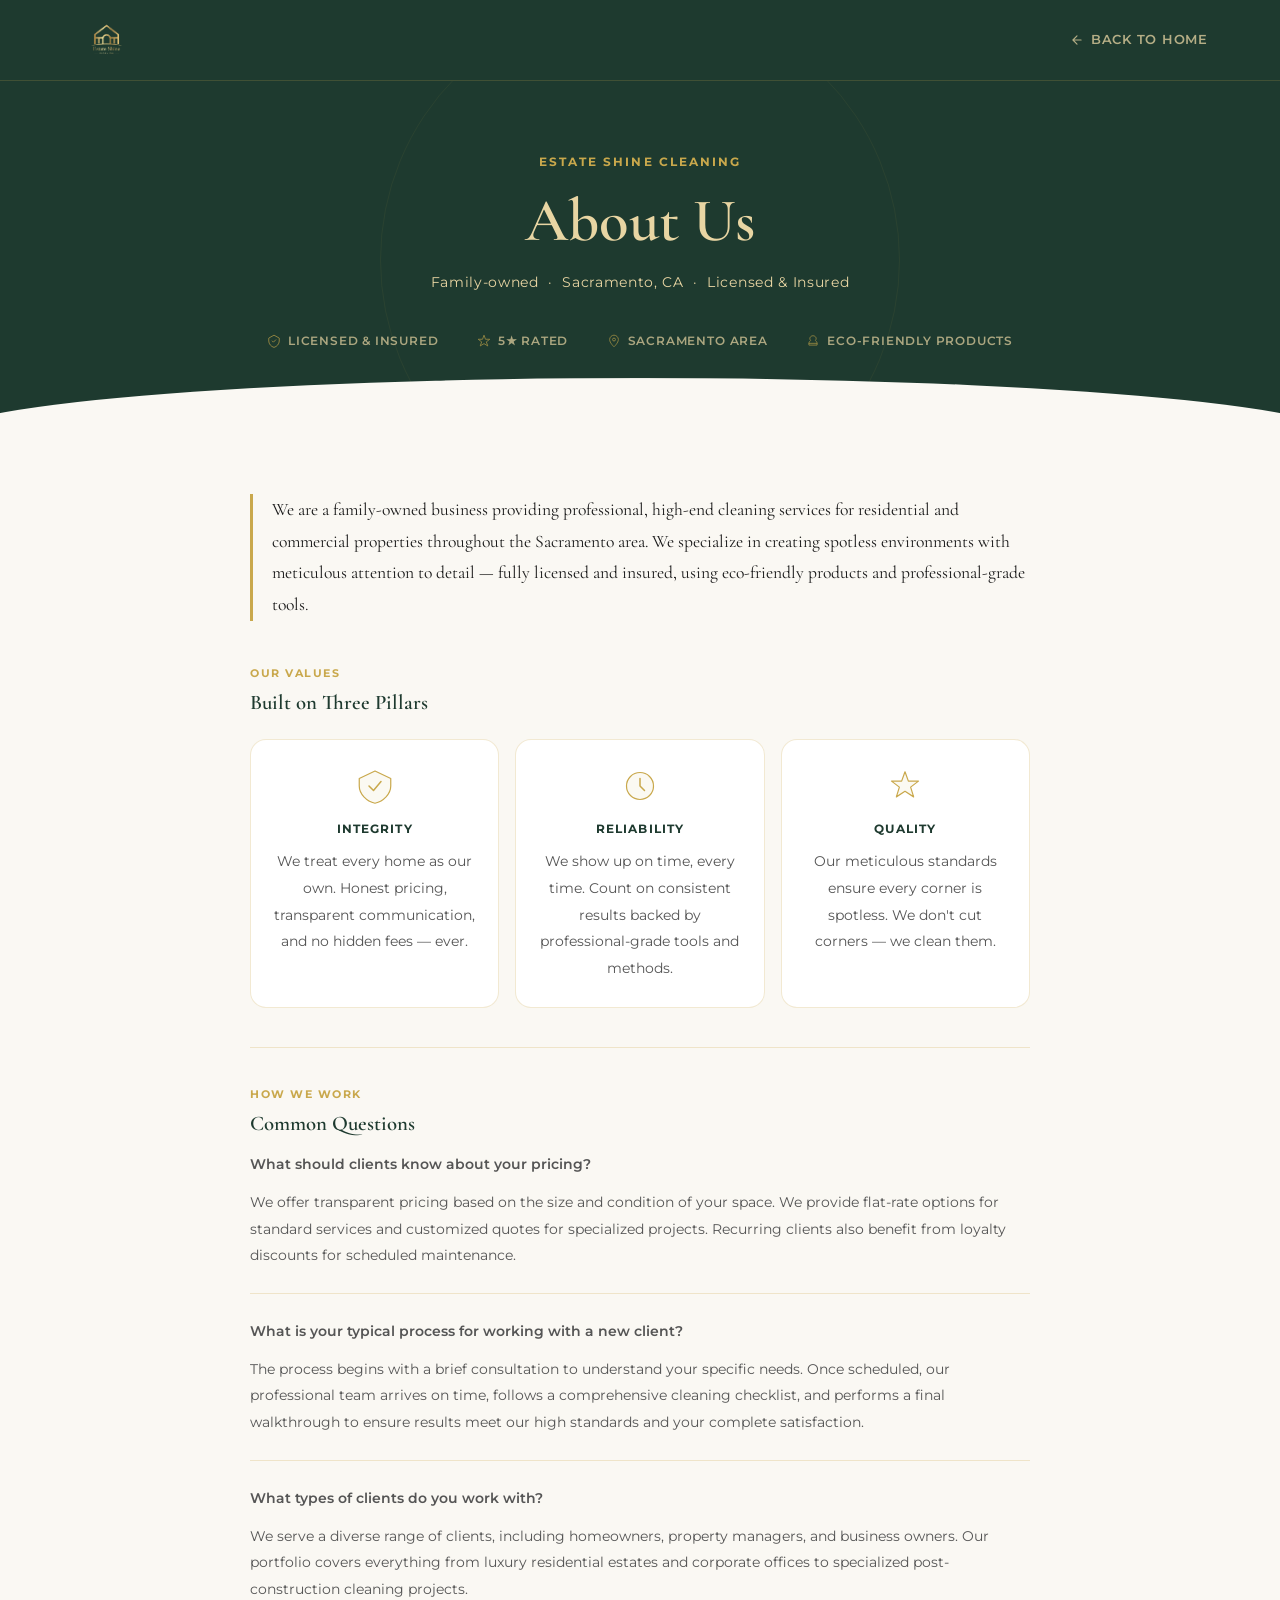
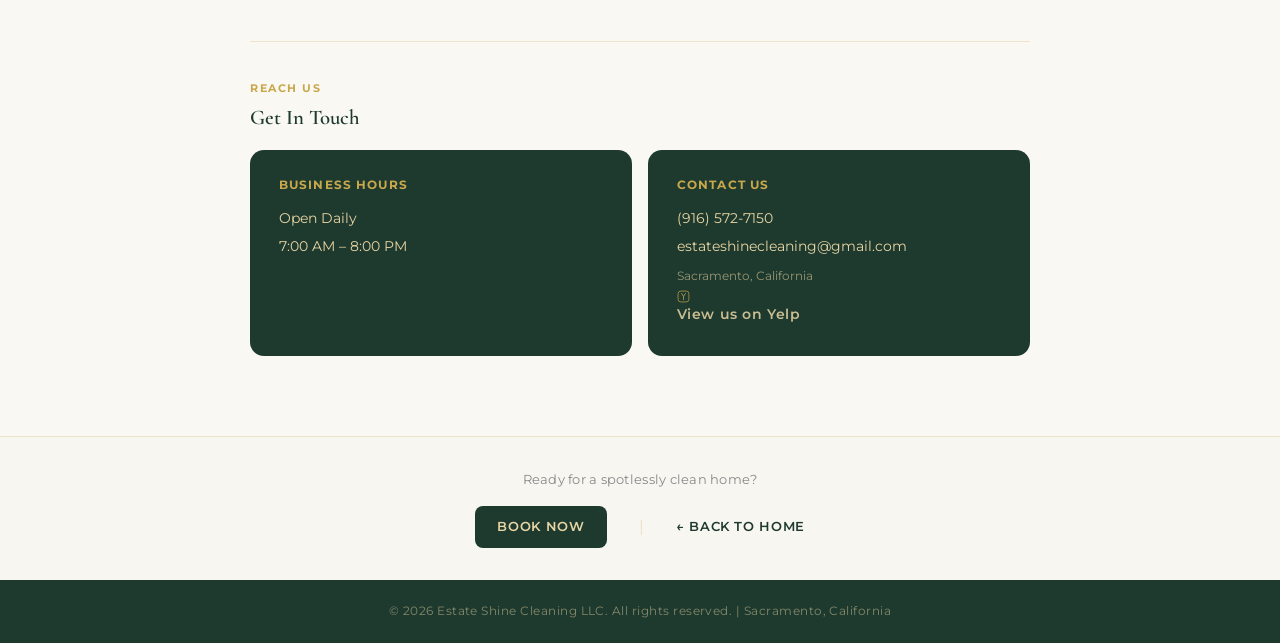
<file: about-us.html>
<!DOCTYPE html>
<html lang="en">
<head>
  <meta charset="UTF-8" />
  <meta name="viewport" content="width=device-width, initial-scale=1.0" />
  <meta name="description" content="About Estate Shine Cleaning — a family-owned, licensed and insured residential and commercial cleaning service based in Sacramento, CA." />
  <title>About Us | Estate Shine Cleaning</title>
  <link rel="icon" type="image/png" href="contnent/favicon.png">
  <link rel="apple-touch-icon" href="contnent/favicon.png">
  <link rel="preconnect" href="https://fonts.googleapis.com" />
  <link rel="preconnect" href="https://fonts.gstatic.com" crossorigin />
  <link href="https://fonts.googleapis.com/css2?family=Cormorant+Garamond:ital,wght@0,400;0,600;0,700;1,400;1,600;1,700&family=Montserrat:wght@300;400;500;600;700&display=swap" rel="stylesheet" />
  <link rel="stylesheet" href="style.css" />
  <link rel="stylesheet" href="legal.css" />
</head>
<body>

  <!-- ── Header ── -->
  <header class="legal-header">
    <div class="legal-header__inner">
      <a href="index.html" class="legal-header__logo" aria-label="Estate Shine Cleaning — Home">
        <img src="contnent/EstateShine-logo.png" alt="Estate Shine Cleaning" />
      </a>
      <a href="index.html" class="legal-header__back">
        <svg width="14" height="14" viewBox="0 0 24 24" fill="none" aria-hidden="true">
          <path d="M19 12H5M5 12L12 19M5 12L12 5" stroke="currentColor" stroke-width="2" stroke-linecap="round" stroke-linejoin="round"/>
        </svg>
        Back to Home
      </a>
    </div>
  </header>

  <!-- ── Hero ── -->
  <section class="about-hero">
    <span class="about-hero__eyebrow">Estate Shine Cleaning</span>
    <h1 class="about-hero__title">About Us</h1>
    <p class="about-hero__sub">Family-owned &nbsp;·&nbsp; Sacramento, CA &nbsp;·&nbsp; Licensed &amp; Insured</p>

    <div class="about-trust">
      <span class="about-trust__badge">
        <svg width="14" height="14" viewBox="0 0 24 24" fill="none" aria-hidden="true">
          <path d="M12 2L3 7V12C3 16.97 7.02 21.6 12 23C16.98 21.6 21 16.97 21 12V7L12 2Z" stroke="#C9A84C" stroke-width="1.6" stroke-linejoin="round"/>
          <path d="M9 12L11 14L15 10" stroke="#C9A84C" stroke-width="1.6" stroke-linecap="round" stroke-linejoin="round"/>
        </svg>
        Licensed &amp; Insured
      </span>
      <span class="about-trust__badge">
        <svg width="14" height="14" viewBox="0 0 24 24" fill="none" aria-hidden="true">
          <path d="M12 2L14.5 9H22L16 13.5L18.5 20.5L12 16.5L5.5 20.5L8 13.5L2 9H9.5L12 2Z" stroke="#C9A84C" stroke-width="1.5" stroke-linejoin="round"/>
        </svg>
        5&#x2605; Rated
      </span>
      <span class="about-trust__badge">
        <svg width="14" height="14" viewBox="0 0 24 24" fill="none" aria-hidden="true">
          <path d="M12 2C8 2 4.5 5.5 4.5 9.5C4.5 15 12 22 12 22C12 22 19.5 15 19.5 9.5C19.5 5.5 16 2 12 2Z" stroke="#C9A84C" stroke-width="1.5"/>
          <circle cx="12" cy="9.5" r="2.5" stroke="#C9A84C" stroke-width="1.5"/>
        </svg>
        Sacramento Area
      </span>
      <span class="about-trust__badge">
        <svg width="14" height="14" viewBox="0 0 24 24" fill="none" aria-hidden="true">
          <path d="M12 3C10 3 8 4 7 6C6 8 7 10 8 11C7 12 5 13.5 5 16H19C19 13.5 17 12 16 11C17 10 18 8 17 6C16 4 14 3 12 3Z" stroke="#C9A84C" stroke-width="1.5" stroke-linejoin="round"/>
          <path d="M5 16V19H19V16" stroke="#C9A84C" stroke-width="1.5" stroke-linecap="round" stroke-linejoin="round"/>
        </svg>
        Eco-Friendly Products
      </span>
    </div>
  </section>

  <!-- ── Body ── -->
  <main class="legal-body">
    <div class="legal-content">

      <p class="legal-lead">
        We are a family-owned business providing professional, high-end cleaning services for residential and commercial properties throughout the Sacramento area. We specialize in creating spotless environments with meticulous attention to detail — fully licensed and insured, using eco-friendly products and professional-grade tools.
      </p>

      <!-- Our Values -->
      <section class="legal-section">
        <span class="legal-section__number">Our Values</span>
        <h2 class="legal-section__title">Built on Three Pillars</h2>

        <div class="about-pillars">
          <div class="about-pillar">
            <div class="about-pillar__icon" aria-hidden="true">
              <svg width="36" height="36" viewBox="0 0 48 48" fill="none" xmlns="http://www.w3.org/2000/svg">
                <path d="M24 4L3 14V24C3 34.5 12.6 44.3 24 47C35.4 44.3 45 34.5 45 24V14L24 4Z" stroke="#C9A84C" stroke-width="1.6" stroke-linejoin="round" fill="rgba(201,168,76,0.07)"/>
                <path d="M16 24L22 30L32 18" stroke="#C9A84C" stroke-width="2" stroke-linecap="round" stroke-linejoin="round"/>
              </svg>
            </div>
            <div class="about-pillar__title">Integrity</div>
            <p class="about-pillar__desc">We treat every home as our own. Honest pricing, transparent communication, and no hidden fees — ever.</p>
          </div>
          <div class="about-pillar">
            <div class="about-pillar__icon" aria-hidden="true">
              <svg width="36" height="36" viewBox="0 0 48 48" fill="none" xmlns="http://www.w3.org/2000/svg">
                <circle cx="24" cy="24" r="18" stroke="#C9A84C" stroke-width="1.6" fill="rgba(201,168,76,0.07)"/>
                <path d="M24 14V24L30 30" stroke="#C9A84C" stroke-width="2" stroke-linecap="round" stroke-linejoin="round"/>
              </svg>
            </div>
            <div class="about-pillar__title">Reliability</div>
            <p class="about-pillar__desc">We show up on time, every time. Count on consistent results backed by professional-grade tools and methods.</p>
          </div>
          <div class="about-pillar">
            <div class="about-pillar__icon" aria-hidden="true">
              <svg width="36" height="36" viewBox="0 0 48 48" fill="none" xmlns="http://www.w3.org/2000/svg">
                <path d="M24 5L28.5 17.5H42L31.5 25.5L35.5 38.5L24 31L12.5 38.5L16.5 25.5L6 17.5H19.5L24 5Z" stroke="#C9A84C" stroke-width="1.6" stroke-linejoin="round" fill="rgba(201,168,76,0.07)"/>
              </svg>
            </div>
            <div class="about-pillar__title">Quality</div>
            <p class="about-pillar__desc">Our meticulous standards ensure every corner is spotless. We don't cut corners — we clean them.</p>
          </div>
        </div>
      </section>

      <!-- How We Work -->
      <section class="legal-section">
        <span class="legal-section__number">How We Work</span>
        <h2 class="legal-section__title">Common Questions</h2>

        <div class="about-faq">
          <div class="about-faq__item">
            <p class="about-faq__q">What should clients know about your pricing?</p>
            <p class="about-faq__a">We offer transparent pricing based on the size and condition of your space. We provide flat-rate options for standard services and customized quotes for specialized projects. Recurring clients also benefit from loyalty discounts for scheduled maintenance.</p>
          </div>
          <div class="about-faq__item">
            <p class="about-faq__q">What is your typical process for working with a new client?</p>
            <p class="about-faq__a">The process begins with a brief consultation to understand your specific needs. Once scheduled, our professional team arrives on time, follows a comprehensive cleaning checklist, and performs a final walkthrough to ensure results meet our high standards and your complete satisfaction.</p>
          </div>
          <div class="about-faq__item">
            <p class="about-faq__q">What types of clients do you work with?</p>
            <p class="about-faq__a">We serve a diverse range of clients, including homeowners, property managers, and business owners. Our portfolio covers everything from luxury residential estates and corporate offices to specialized post-construction cleaning projects.</p>
          </div>
        </div>
      </section>

      <!-- Hours & Contact -->
      <section class="legal-section">
        <span class="legal-section__number">Reach Us</span>
        <h2 class="legal-section__title">Get In Touch</h2>

        <div class="about-contact-grid">
          <div class="about-contact-card">
            <h4>Business Hours</h4>
            <p>Open Daily</p>
            <p>7:00 AM – 8:00 PM</p>
          </div>
          <div class="about-contact-card">
            <h4>Contact Us</h4>
            <a href="tel:+19165727150">(916) 572-7150</a>
            <a href="mailto:estateshinecleaning@gmail.com">estateshinecleaning@gmail.com</a>
            <p style="opacity:0.6;font-size:0.78rem;margin-top:6px">Sacramento, California</p>
            <a href="https://m.yelp.com/biz/eatate-shine-cleaning-sacramento" target="_blank" rel="noopener" class="about-yelp-badge">
              <svg width="13" height="13" viewBox="0 0 24 24" fill="none" aria-hidden="true">
                <rect x="2" y="2" width="20" height="20" rx="5" stroke="#C9A84C" stroke-width="1.5"/>
                <path d="M8.5 6.5L12 12V17.5M15.5 6.5L12 12" stroke="#C9A84C" stroke-width="1.7" stroke-linecap="round" stroke-linejoin="round"/>
              </svg>
              View us on Yelp
            </a>
          </div>
        </div>
      </section>

    </div>
  </main>

  <!-- ── CTA bar ── -->
  <section class="legal-cta">
    <p>Ready for a spotlessly clean home?</p>
    <div class="legal-cta__links">
      <a href="index.html#booking" class="cta-primary">Book Now</a>
      <span class="divider" aria-hidden="true">|</span>
      <a href="index.html">← Back to Home</a>
    </div>
  </section>

  <!-- ── Footer ── -->
  <footer class="legal-footer">
    <p>&copy; <span id="footer-year"></span> Estate Shine Cleaning LLC. All rights reserved. | Sacramento, California</p>
  </footer>

  <script src="legal.js"></script>
</body>
</html>
</file>
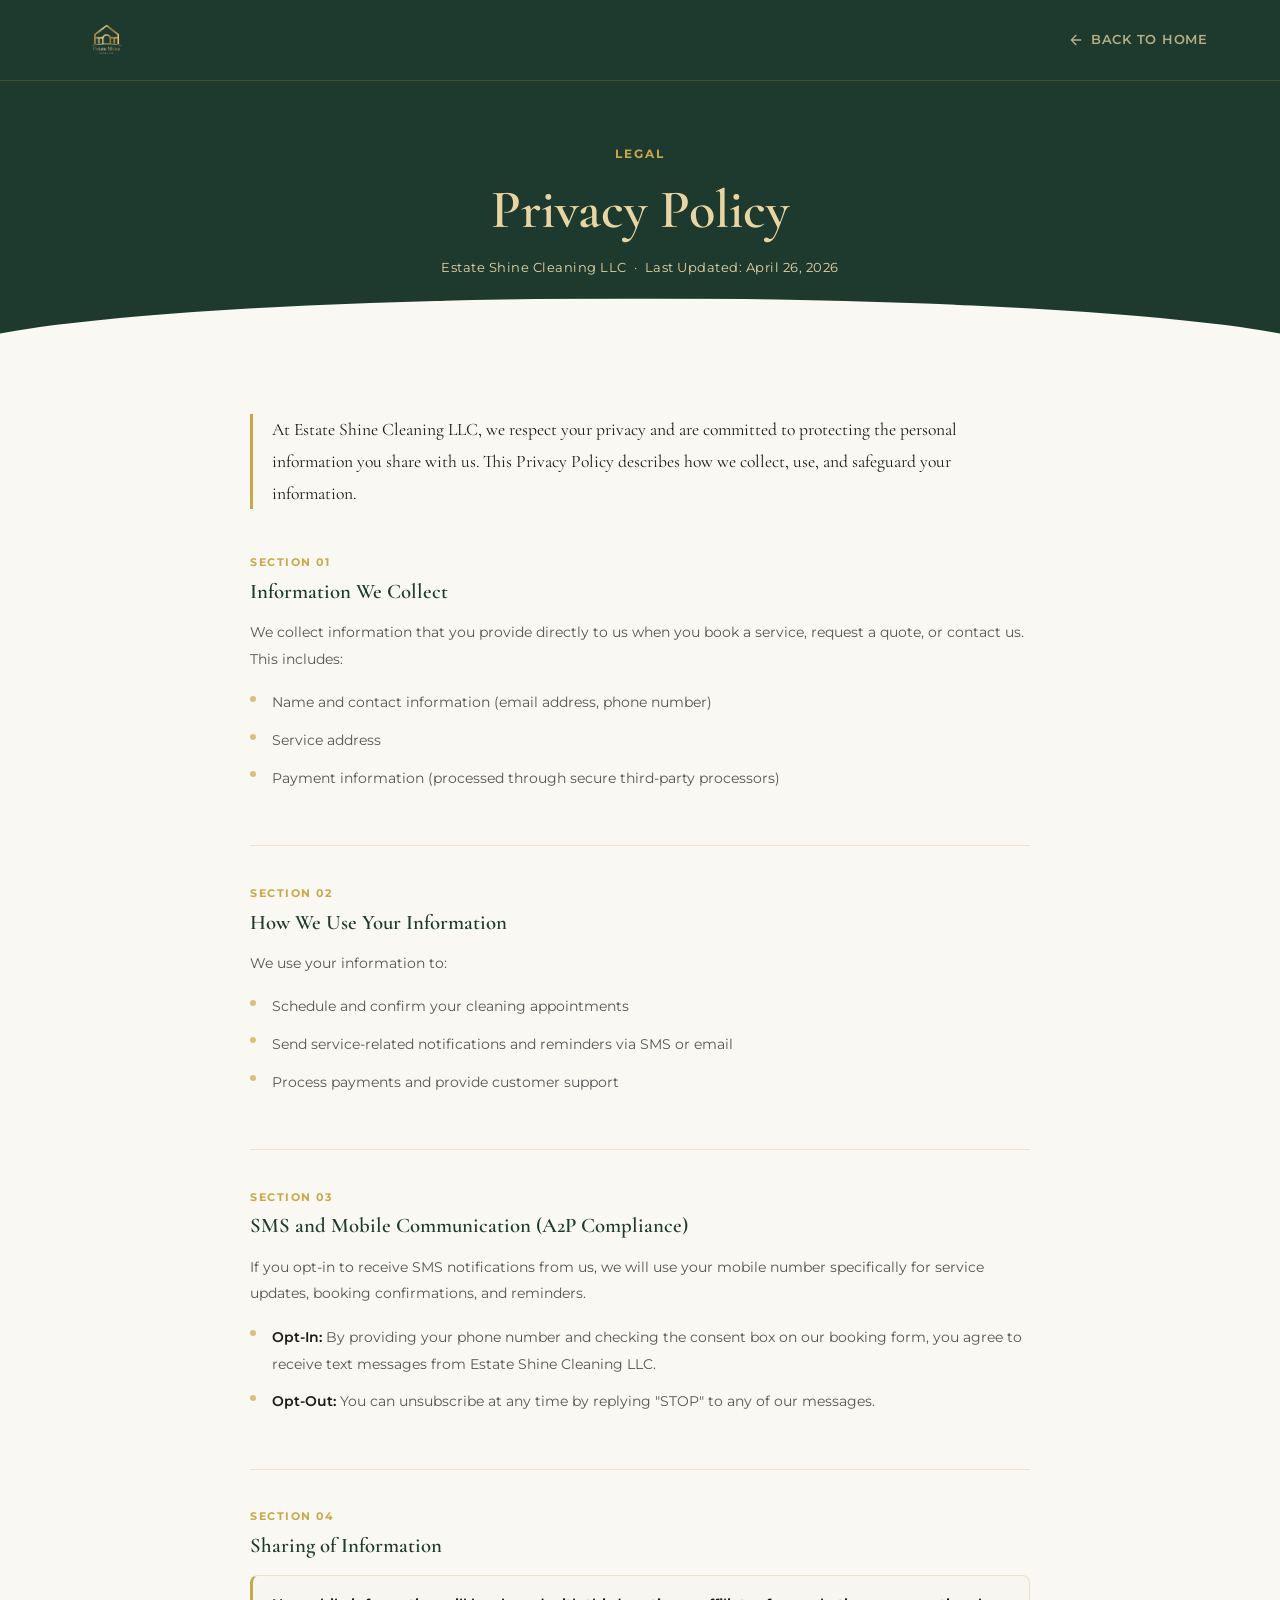
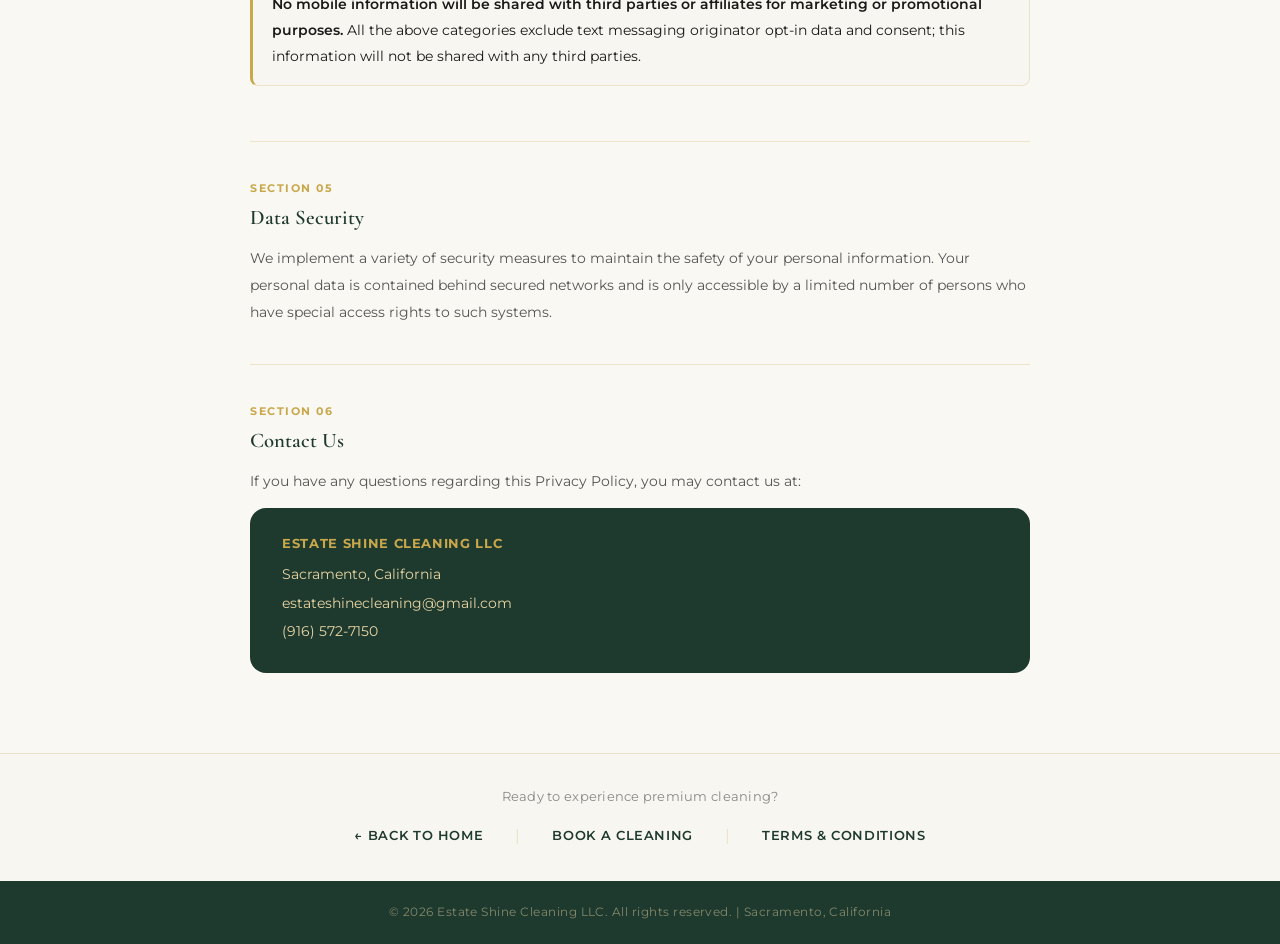
<file: privacy-policy.html>
<!DOCTYPE html>
<html lang="en">
<head>
  <meta charset="UTF-8" />
  <meta name="viewport" content="width=device-width, initial-scale=1.0" />
  <meta name="description" content="Privacy Policy for Estate Shine Cleaning LLC — how we collect, use, and protect your personal information." />
  <title>Privacy Policy | Estate Shine Cleaning</title>
  <link rel="icon" type="image/png" href="contnent/favicon.png">
  <link rel="apple-touch-icon" href="contnent/favicon.png">
  <link rel="preconnect" href="https://fonts.googleapis.com" />
  <link rel="preconnect" href="https://fonts.gstatic.com" crossorigin />
  <link href="https://fonts.googleapis.com/css2?family=Cormorant+Garamond:ital,wght@0,400;0,600;0,700;1,400;1,600;1,700&family=Montserrat:wght@300;400;500;600;700&display=swap" rel="stylesheet" />
  <link rel="stylesheet" href="style.css" />
  <link rel="stylesheet" href="legal.css" />
</head>
<body>

  <!-- ── Header ── -->
  <header class="legal-header">
    <div class="legal-header__inner">
      <a href="index.html" class="legal-header__logo" aria-label="Estate Shine Cleaning — Home">
        <img src="contnent/EstateShine-logo.png" alt="Estate Shine Cleaning" />
      </a>
      <a href="index.html" class="legal-header__back">
        <svg width="16" height="16" viewBox="0 0 24 24" fill="none" xmlns="http://www.w3.org/2000/svg" aria-hidden="true">
          <path d="M19 12H5M5 12L12 19M5 12L12 5" stroke="currentColor" stroke-width="2" stroke-linecap="round" stroke-linejoin="round"/>
        </svg>
        Back to Home
      </a>
    </div>
  </header>

  <!-- ── Hero ── -->
  <section class="legal-hero">
    <span class="legal-hero__label">Legal</span>
    <h1 class="legal-hero__title">Privacy Policy</h1>
    <p class="legal-hero__meta">Estate Shine Cleaning LLC &nbsp;·&nbsp; Last Updated: April 26, 2026</p>
  </section>

  <!-- ── Content ── -->
  <div class="legal-body">
    <div class="legal-content">

      <p class="legal-lead">At Estate Shine Cleaning LLC, we respect your privacy and are committed to protecting the personal information you share with us. This Privacy Policy describes how we collect, use, and safeguard your information.</p>

      <!-- Section 1 -->
      <div class="legal-section">
        <span class="legal-section__number">Section 01</span>
        <h2 class="legal-section__title">Information We Collect</h2>
        <p>We collect information that you provide directly to us when you book a service, request a quote, or contact us. This includes:</p>
        <ul>
          <li>Name and contact information (email address, phone number)</li>
          <li>Service address</li>
          <li>Payment information (processed through secure third-party processors)</li>
        </ul>
      </div>

      <!-- Section 2 -->
      <div class="legal-section">
        <span class="legal-section__number">Section 02</span>
        <h2 class="legal-section__title">How We Use Your Information</h2>
        <p>We use your information to:</p>
        <ul>
          <li>Schedule and confirm your cleaning appointments</li>
          <li>Send service-related notifications and reminders via SMS or email</li>
          <li>Process payments and provide customer support</li>
        </ul>
      </div>

      <!-- Section 3 -->
      <div class="legal-section">
        <span class="legal-section__number">Section 03</span>
        <h2 class="legal-section__title">SMS and Mobile Communication (A2P Compliance)</h2>
        <p>If you opt-in to receive SMS notifications from us, we will use your mobile number specifically for service updates, booking confirmations, and reminders.</p>
        <ul>
          <li><strong>Opt-In:</strong> By providing your phone number and checking the consent box on our booking form, you agree to receive text messages from Estate Shine Cleaning LLC.</li>
          <li><strong>Opt-Out:</strong> You can unsubscribe at any time by replying "STOP" to any of our messages.</li>
        </ul>
      </div>

      <!-- Section 4 — Critical -->
      <div class="legal-section">
        <span class="legal-section__number">Section 04</span>
        <h2 class="legal-section__title">Sharing of Information</h2>
        <div class="legal-highlight">
          <p><strong>No mobile information will be shared with third parties or affiliates for marketing or promotional purposes.</strong> All the above categories exclude text messaging originator opt-in data and consent; this information will not be shared with any third parties.</p>
        </div>
      </div>

      <!-- Section 5 -->
      <div class="legal-section">
        <span class="legal-section__number">Section 05</span>
        <h2 class="legal-section__title">Data Security</h2>
        <p>We implement a variety of security measures to maintain the safety of your personal information. Your personal data is contained behind secured networks and is only accessible by a limited number of persons who have special access rights to such systems.</p>
      </div>

      <!-- Section 6 -->
      <div class="legal-section">
        <span class="legal-section__number">Section 06</span>
        <h2 class="legal-section__title">Contact Us</h2>
        <p>If you have any questions regarding this Privacy Policy, you may contact us at:</p>
        <div class="legal-contact-card">
          <strong>Estate Shine Cleaning LLC</strong>
          <p>Sacramento, California</p>
          <a href="mailto:estateshinecleaning@gmail.com">estateshinecleaning@gmail.com</a>
          <a href="tel:+19165727150">(916) 572-7150</a>
        </div>
      </div>

    </div>
  </div>

  <!-- ── CTA Bar ── -->
  <div class="legal-cta">
    <p>Ready to experience premium cleaning?</p>
    <div class="legal-cta__links">
      <a href="index.html">← Back to Home</a>
      <span class="divider" aria-hidden="true">|</span>
      <a href="index.html#booking">Book a Cleaning</a>
      <span class="divider" aria-hidden="true">|</span>
      <a href="terms-and-conditions.html">Terms &amp; Conditions</a>
    </div>
  </div>

  <!-- ── Footer ── -->
  <footer class="legal-footer">
    <p>&copy; <span id="footer-year"></span> Estate Shine Cleaning LLC. All rights reserved. | Sacramento, California</p>
  </footer>

  <script src="legal.js"></script>
</body>

</body>
</html>
</file>
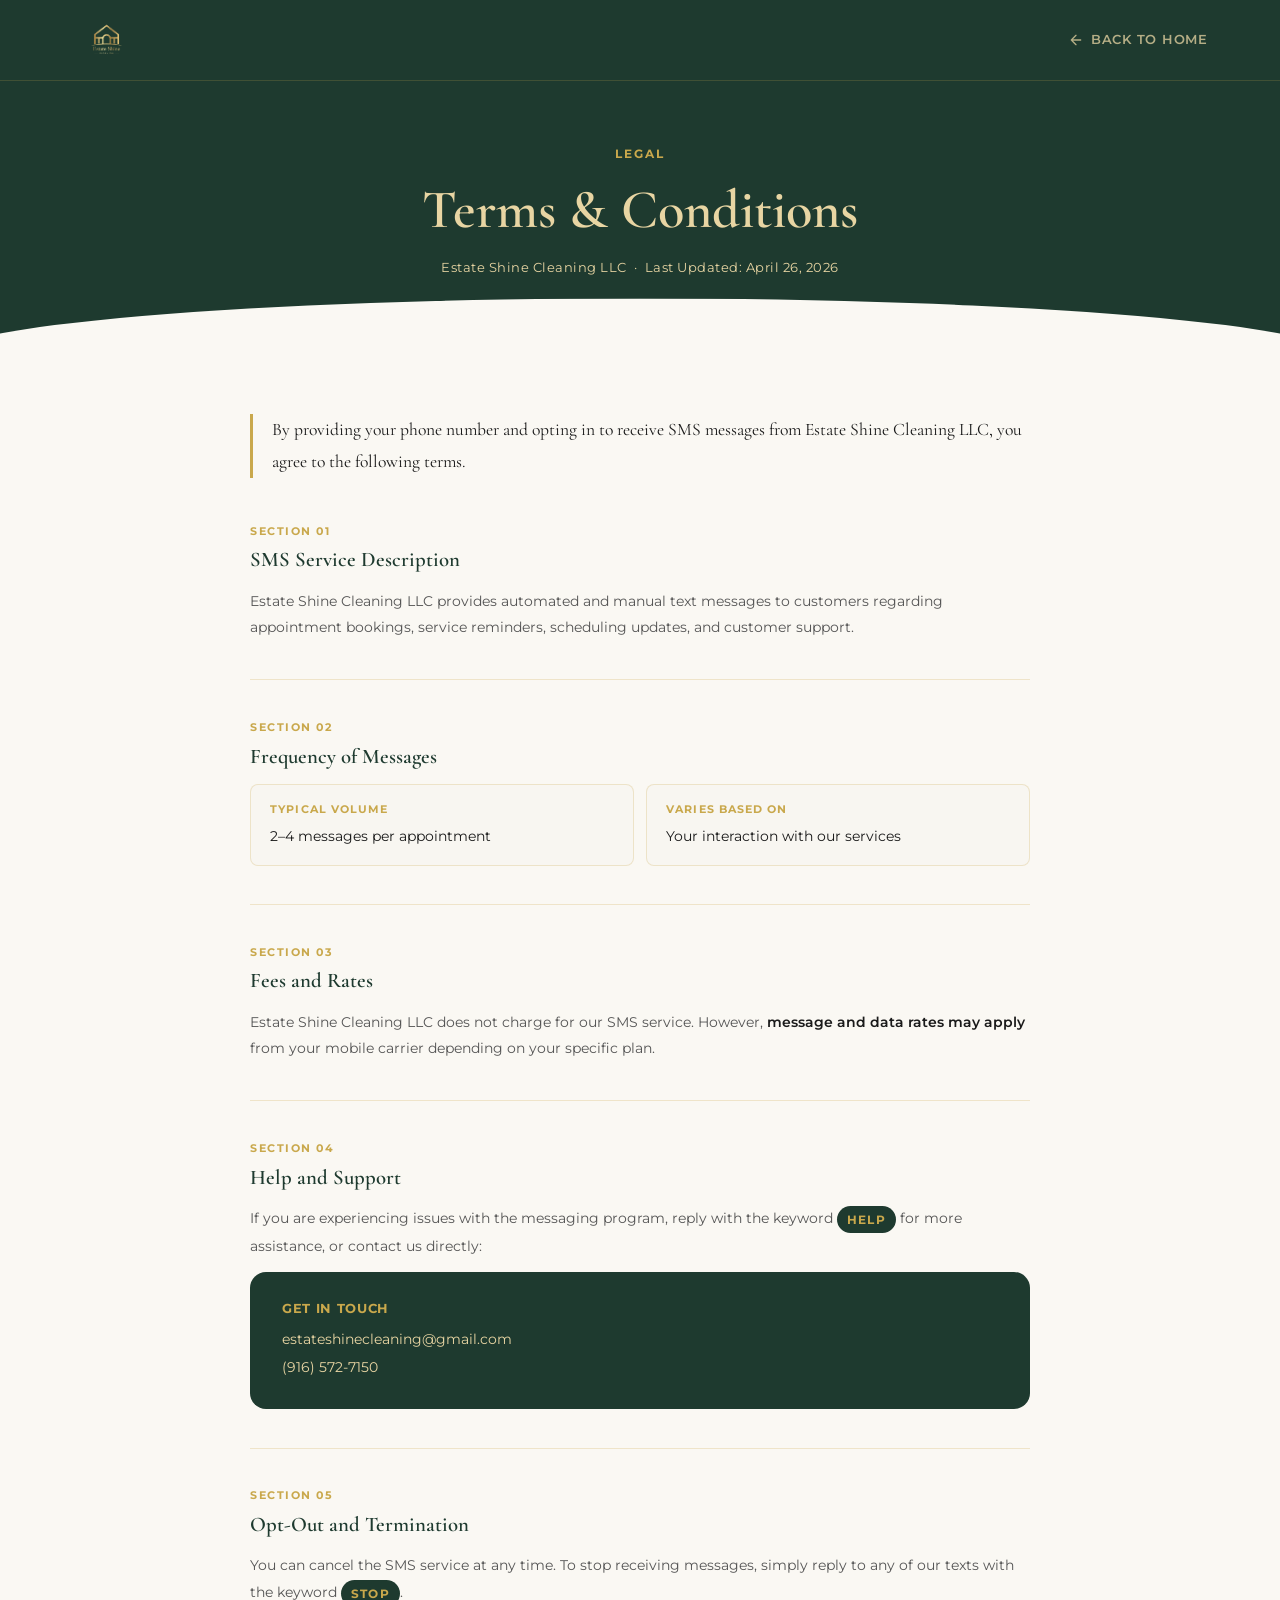
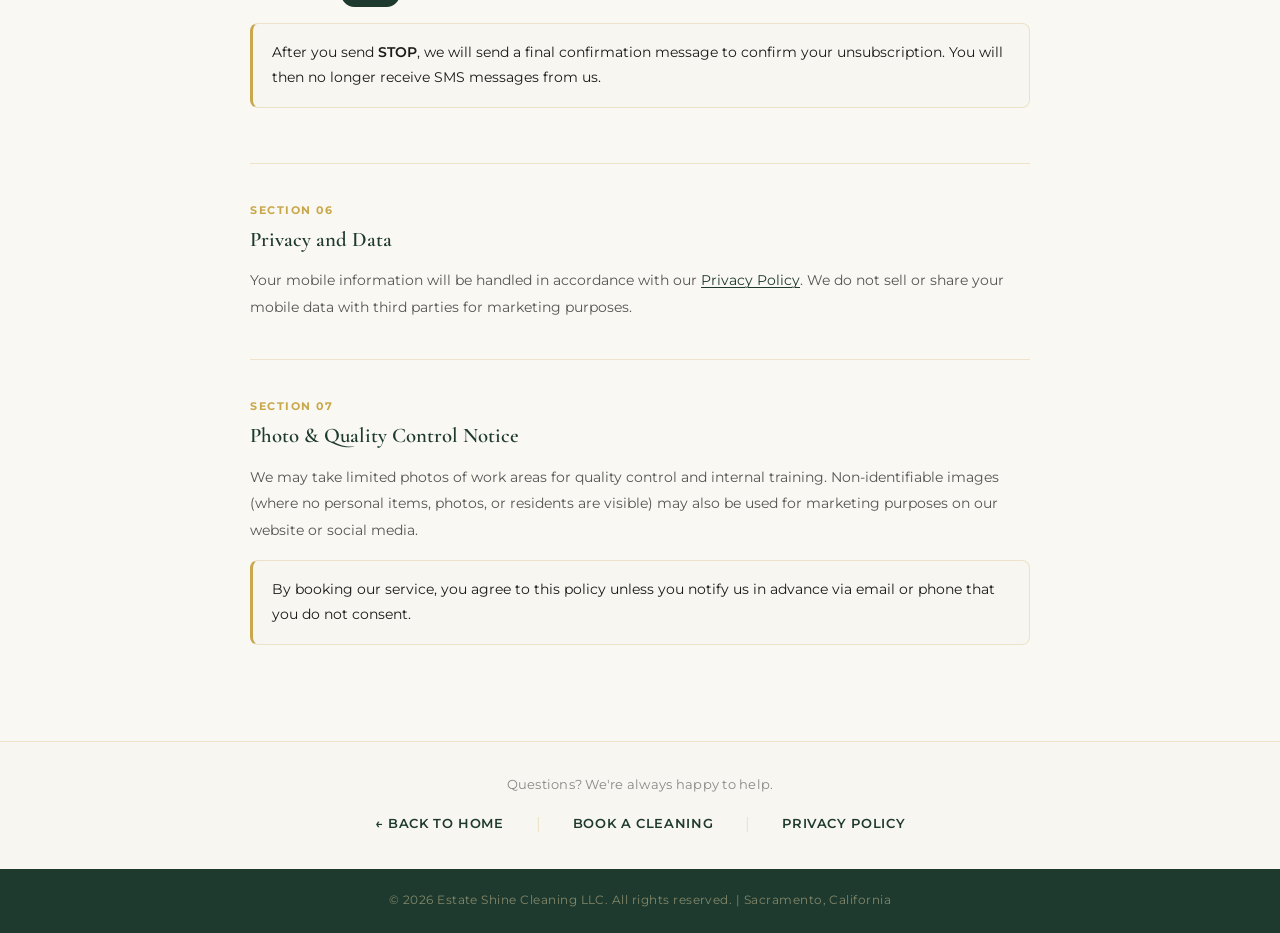
<file: terms-and-conditions.html>
<!DOCTYPE html>
<html lang="en">
<head>
  <meta charset="UTF-8" />
  <meta name="viewport" content="width=device-width, initial-scale=1.0" />
  <meta name="description" content="Terms and Conditions for Estate Shine Cleaning LLC — SMS service, opt-out, photo policy, and more." />
  <title>Terms &amp; Conditions | Estate Shine Cleaning</title>
  <link rel="icon" type="image/png" href="contnent/favicon.png">
  <link rel="apple-touch-icon" href="contnent/favicon.png">
  <link rel="preconnect" href="https://fonts.googleapis.com" />
  <link rel="preconnect" href="https://fonts.gstatic.com" crossorigin />
  <link href="https://fonts.googleapis.com/css2?family=Cormorant+Garamond:ital,wght@0,400;0,600;0,700;1,400;1,600;1,700&family=Montserrat:wght@300;400;500;600;700&display=swap" rel="stylesheet" />
  <link rel="stylesheet" href="style.css" />
  <link rel="stylesheet" href="legal.css" />
</head>
<body>

  <!-- ── Header ── -->
  <header class="legal-header">
    <div class="legal-header__inner">
      <a href="index.html" class="legal-header__logo" aria-label="Estate Shine Cleaning — Home">
        <img src="contnent/EstateShine-logo.png" alt="Estate Shine Cleaning" />
      </a>
      <a href="index.html" class="legal-header__back">
        <svg width="16" height="16" viewBox="0 0 24 24" fill="none" xmlns="http://www.w3.org/2000/svg" aria-hidden="true">
          <path d="M19 12H5M5 12L12 19M5 12L12 5" stroke="currentColor" stroke-width="2" stroke-linecap="round" stroke-linejoin="round"/>
        </svg>
        Back to Home
      </a>
    </div>
  </header>

  <!-- ── Hero ── -->
  <section class="legal-hero">
    <span class="legal-hero__label">Legal</span>
    <h1 class="legal-hero__title">Terms &amp; Conditions</h1>
    <p class="legal-hero__meta">Estate Shine Cleaning LLC &nbsp;·&nbsp; Last Updated: April 26, 2026</p>
  </section>

  <!-- ── Content ── -->
  <div class="legal-body">
    <div class="legal-content">

      <p class="legal-lead">By providing your phone number and opting in to receive SMS messages from Estate Shine Cleaning LLC, you agree to the following terms.</p>

      <!-- Section 1 -->
      <div class="legal-section">
        <span class="legal-section__number">Section 01</span>
        <h2 class="legal-section__title">SMS Service Description</h2>
        <p>Estate Shine Cleaning LLC provides automated and manual text messages to customers regarding appointment bookings, service reminders, scheduling updates, and customer support.</p>
      </div>

      <!-- Section 2 -->
      <div class="legal-section">
        <span class="legal-section__number">Section 02</span>
        <h2 class="legal-section__title">Frequency of Messages</h2>
        <div class="legal-info-grid">
          <div class="legal-info-card">
            <span class="legal-info-card__label">Typical Volume</span>
            <span class="legal-info-card__value">2–4 messages per appointment</span>
          </div>
          <div class="legal-info-card">
            <span class="legal-info-card__label">Varies Based On</span>
            <span class="legal-info-card__value">Your interaction with our services</span>
          </div>
        </div>
      </div>

      <!-- Section 3 -->
      <div class="legal-section">
        <span class="legal-section__number">Section 03</span>
        <h2 class="legal-section__title">Fees and Rates</h2>
        <p>Estate Shine Cleaning LLC does not charge for our SMS service. However, <strong>message and data rates may apply</strong> from your mobile carrier depending on your specific plan.</p>
      </div>

      <!-- Section 4 -->
      <div class="legal-section">
        <span class="legal-section__number">Section 04</span>
        <h2 class="legal-section__title">Help and Support</h2>
        <p>If you are experiencing issues with the messaging program, reply with the keyword <span class="keyword-pill">HELP</span> for more assistance, or contact us directly:</p>
        <div class="legal-contact-card">
          <strong>Get in Touch</strong>
          <a href="mailto:estateshinecleaning@gmail.com">estateshinecleaning@gmail.com</a>
          <a href="tel:+19165727150">(916) 572-7150</a>
        </div>
      </div>

      <!-- Section 5 -->
      <div class="legal-section">
        <span class="legal-section__number">Section 05</span>
        <h2 class="legal-section__title">Opt-Out and Termination</h2>
        <p>You can cancel the SMS service at any time. To stop receiving messages, simply reply to any of our texts with the keyword <span class="keyword-pill">STOP</span>.</p>
        <div class="legal-highlight">
          <p>After you send <strong>STOP</strong>, we will send a final confirmation message to confirm your unsubscription. You will then no longer receive SMS messages from us.</p>
        </div>
      </div>

      <!-- Section 6 -->
      <div class="legal-section">
        <span class="legal-section__number">Section 06</span>
        <h2 class="legal-section__title">Privacy and Data</h2>
        <p>Your mobile information will be handled in accordance with our <a href="privacy-policy.html">Privacy Policy</a>. We do not sell or share your mobile data with third parties for marketing purposes.</p>
      </div>

      <!-- Section 7 -->
      <div class="legal-section">
        <span class="legal-section__number">Section 07</span>
        <h2 class="legal-section__title">Photo &amp; Quality Control Notice</h2>
        <p>We may take limited photos of work areas for quality control and internal training. Non-identifiable images (where no personal items, photos, or residents are visible) may also be used for marketing purposes on our website or social media.</p>
        <div class="legal-highlight">
          <p>By booking our service, you agree to this policy unless you notify us in advance via email or phone that you do not consent.</p>
        </div>
      </div>

    </div>
  </div>

  <!-- ── CTA Bar ── -->
  <div class="legal-cta">
    <p>Questions? We're always happy to help.</p>
    <div class="legal-cta__links">
      <a href="index.html">← Back to Home</a>
      <span class="divider" aria-hidden="true">|</span>
      <a href="index.html#booking">Book a Cleaning</a>
      <span class="divider" aria-hidden="true">|</span>
      <a href="privacy-policy.html">Privacy Policy</a>
    </div>
  </div>

  <!-- ── Footer ── -->
  <footer class="legal-footer">
    <p>&copy; <span id="footer-year"></span> Estate Shine Cleaning LLC. All rights reserved. | Sacramento, California</p>
  </footer>

  <script src="legal.js"></script>

</body>
</html>
</file>
<file: style.css>
/* ============================================================
   ESTATE SHINE CLEANING — style.css
   Mobile-First | CSS Variables | Grid/Flexbox | Minimalist
   ============================================================ */

/* ─── CSS CUSTOM PROPERTIES ─────────────────────────────────── */
:root {
  /* Brand Colors */
  --color-green:        #1E3A2F;   /* Deep Forest Green */
  --color-green-mid:    #2A4F3F;   /* Mid green (hover states) */
  --color-green-light:  #3A6B55;   /* Light green (accents) */
  --color-gold:         #C9A84C;   /* Polished Gold */
  --color-gold-light:   #E8D5A3;   /* Soft Beige / Cream Gold */
  --color-gold-dark:    #A8893C;   /* Darker gold (hover) */
  --color-white:        #FFFFFF;
  --color-off-white:    #F8F6F1;   /* Card backgrounds */
  --color-cream:        #FAF8F3;   /* Section alternate BG */
  --color-text-dark:    #1A1A1A;
  --color-text-mid:     #555555;
  --color-text-light:   #888888;
  --color-border:       rgba(201, 168, 76, 0.25);

  /* Typography */
  --font-serif:    'Cormorant Garamond', Georgia, serif;
  --font-sans:     'Montserrat', -apple-system, BlinkMacSystemFont, sans-serif;

  /* Spacing */
  --space-xs:   0.25rem;
  --space-sm:   0.5rem;
  --space-md:   1rem;
  --space-lg:   1.5rem;
  --space-xl:   2.5rem;
  --space-2xl:  4rem;
  --space-3xl:  6rem;

  /* Layout */
  --max-width:      1200px;
  --header-height:  110px;

  /* Transitions */
  --transition-fast:   150ms ease;
  --transition-base:   300ms ease;
  --transition-slow:   500ms ease;

  /* Shadows */
  --shadow-sm:   0 1px 4px rgba(0,0,0,0.08);
  --shadow-md:   0 4px 20px rgba(0,0,0,0.12);
  --shadow-gold: 0 4px 24px rgba(201,168,76,0.15);

  /* Border radius */
  --radius-sm:  4px;
  --radius-md:  8px;
  --radius-lg:  16px;
}

/* ─── RESET & BASE ───────────────────────────────────────────── */
*, *::before, *::after {
  box-sizing: border-box;
  margin: 0;
  padding: 0;
}

html {
  scroll-behavior: smooth;
  font-size: 16px;
  -webkit-text-size-adjust: 100%;
  overscroll-behavior: none;
}

body {
  font-family: var(--font-sans);
  font-weight: 400;
  color: var(--color-text-dark);
  background-color: var(--color-white);
  line-height: 1.6;
  overflow-x: hidden;
  overscroll-behavior: none;
}

img, svg { display: block; max-width: 100%; }
a { color: inherit; text-decoration: none; }
ul { list-style: none; }
button { cursor: pointer; border: none; background: none; font-family: inherit; }

/* Focus visible — accessible outlines */
:focus-visible {
  outline: 2px solid var(--color-gold);
  outline-offset: 3px;
  border-radius: var(--radius-sm);
}

/* ─── UTILITY CLASSES ────────────────────────────────────────── */
body.no-scroll {
  overflow: hidden;
}

.container {
  width: 100%;
  max-width: var(--max-width);
  margin: 0 auto;
  padding: 0 var(--space-lg);
}

.desktop-only { display: none; }

/* Section common styles */
.section-label {
  font-family: var(--font-sans);
  font-size: 0.7rem;
  font-weight: 600;
  letter-spacing: 3px;
  text-transform: uppercase;
  color: var(--color-gold);
  margin-bottom: var(--space-sm);
}

.section-heading {
  font-family: var(--font-serif);
  font-size: clamp(1.8rem, 4vw, 2.8rem);
  font-weight: 600;
  color: var(--color-green);
  line-height: 1.2;
  margin-bottom: var(--space-md);
}

.section-subtext {
  font-size: 0.9rem;
  color: var(--color-text-mid);
  max-width: 560px;
  margin-bottom: var(--space-xl);
  line-height: 1.7;
}

/* ─── BUTTONS ────────────────────────────────────────────────── */
.btn {
  display: inline-flex;
  align-items: center;
  justify-content: center;
  font-family: var(--font-sans);
  font-size: 0.72rem;
  font-weight: 600;
  letter-spacing: 2px;
  text-transform: uppercase;
  padding: 0.65rem 1.5rem;
  border-radius: var(--radius-sm);
  transition: all var(--transition-base);
  white-space: nowrap;
}

/* Outline gold button */
.btn--outline {
  border: 1px solid var(--color-gold);
  color: var(--color-gold);
  background: transparent;
}
.btn--outline:hover {
  background: var(--color-gold);
  color: var(--color-green);
  box-shadow: 0 4px 18px rgba(201,168,76,0.3);
}

/* Solid gold (featured) */
.btn--gold {
  background: var(--color-gold);
  border: none;
  color: var(--color-green);
  font-weight: 700;
  box-shadow: 0 4px 18px rgba(201,168,76,0.35);
  letter-spacing: 2.5px;
}
.btn--gold:hover {
  background: var(--color-gold-dark);
  transform: translateY(-1px);
  box-shadow: 0 8px 28px rgba(201,168,76,0.45);
}

/* Hero-specific outline (larger) */
.btn--gold-outline {
  border: 1px solid var(--color-gold);
  color: var(--color-gold);
  background: transparent;
  padding: 0.85rem 2.2rem;
  font-size: 0.72rem;
}
.btn--gold-outline:hover {
  background: var(--color-gold);
  color: var(--color-green);
}

/* ─── SLIDE-OUT MENU ─────────────────────────────────────────── */
.menu-overlay {
  position: fixed;
  inset: 0;
  background: rgba(0, 0, 0, 0.6);
  z-index: 998;
  opacity: 0;
  pointer-events: none;
  transition: opacity var(--transition-base);
}

.menu-overlay.is-active {
  opacity: 1;
  pointer-events: auto;
}

.slide-menu {
  position: fixed;
  top: 0;
  left: 0;
  width: min(360px, 90vw);
  height: 100dvh;
  background: rgba(10, 30, 20, 0.9);
  backdrop-filter: blur(16px) saturate(160%);
  -webkit-backdrop-filter: blur(16px) saturate(160%);
  border-right: 1px solid rgba(201, 168, 76, 0.2);
  z-index: 999;
  /* Footer controls bottom spacing; top is tightened so content fits without scrolling */
  padding: 20px 20px 0;
  display: flex;
  flex-direction: column;
  gap: 0;
  transform: translateX(-100%);
  transition: transform var(--transition-slow) cubic-bezier(0.4, 0, 0.2, 1);
}

.slide-menu.is-open {
  transform: translateX(0);
}

/* Close button (X) */
.menu-close {
  position: absolute;
  top: 1.2rem;
  right: 1.2rem;
  width: 36px;
  height: 36px;
  display: flex;
  flex-direction: column;
  justify-content: center;
  align-items: center;
  gap: 0;
}

.menu-close span {
  display: block;
  width: 22px;
  height: 1.5px;
  background: var(--color-gold);
  transition: transform var(--transition-base);
  position: absolute;
}
.menu-close span:first-child { transform: rotate(45deg); }
.menu-close span:last-child  { transform: rotate(-45deg); }

.slide-menu__logo {
  margin-top: 0.5rem;
}

.slide-menu__logo-img {
  height: 52px;
  width: auto;
  display: block;
  margin: 0.5rem auto 0;
}

.slide-menu__links {
  display: flex;
  flex-direction: column;
  align-items: center;
  margin-top: var(--space-lg);
  gap: 0;
  flex-grow: 1;
}

.slide-menu__links li a {
  display: block;
  font-family: var(--font-serif);
  font-size: 1.5rem;
  font-weight: 400;
  letter-spacing: 1px;
  color: var(--color-gold-light);
  padding: 0.45rem 0;
  text-align: center;
  border-bottom: none;
  transition: color var(--transition-fast), transform var(--transition-fast);
}

.slide-menu__links li a:hover,
.slide-menu__links li a:focus {
  color: var(--color-gold);
  transform: translateX(4px);
}

.slide-menu__footer {
  margin-top: auto;
  flex-shrink: 0;
  display: flex;
  flex-direction: column;
  align-items: center;
  gap: var(--space-sm);
  width: 100%;
  padding: 16px 20px;
  padding-bottom: max(20px, env(safe-area-inset-bottom));
}

.slide-menu__divider {
  width: 100%;
  height: 1px;
  background: rgba(201, 168, 76, 0.2);
  margin-bottom: var(--space-sm);
}

.slide-menu__book-btn {
  width: 100%;
  text-align: center;
  padding: 1rem 2rem;
  min-height: 52px;
  font-size: 0.82rem;
  letter-spacing: 2.5px;
  display: flex;
  align-items: center;
  justify-content: center;
}

.slide-menu__phone {
  font-size: 0.8rem;
  color: var(--color-gold-light);
  letter-spacing: 1px;
  opacity: 0.8;
  transition: opacity var(--transition-fast);
}

.slide-menu__phone:hover { opacity: 1; color: var(--color-gold); }

/* Secondary nav links (About / Legal) inside the slide menu */
.slide-menu__secondary-links {
  display: flex;
  flex-direction: row;
  flex-wrap: wrap;
  justify-content: center;
  gap: 0 20px;
  padding: 0 20px 4px;
  list-style: none;
  margin: 0;
}

.slide-menu__secondary-links li a {
  font-family: var(--font-sans);
  font-size: 0.72rem;
  font-weight: 500;
  letter-spacing: 0.06em;
  text-transform: uppercase;
  color: var(--color-gold-light);
  opacity: 0.55;
  padding: 4px 0;
  display: block;
  transition: opacity var(--transition-fast), color var(--transition-fast);
  white-space: nowrap;
}

.slide-menu__secondary-links li a:hover,
.slide-menu__secondary-links li a:focus {
  opacity: 1;
  color: var(--color-gold);
}

/* ─── HEADER ─────────────────────────────────────────────────── */
.site-header {
  position: relative;
  width: 100%;
  background: var(--color-green);
  border-bottom: 1px solid var(--color-border);
}

.header__inner {
  position: relative;
  display: flex;
  align-items: center;
  justify-content: space-between;
  gap: var(--space-md);
  height: var(--header-height);
  max-width: var(--max-width);
  margin: 0 auto;
  padding: 0 var(--space-lg);
}

/* ─── HAMBURGER BUTTON ────────────────────────────────────────── */
.hamburger {
  display: flex;
  flex-direction: column;
  justify-content: center;
  align-items: flex-start;
  gap: 5px;
  width: 44px;
  height: 44px;
  padding: 4px 0;
  flex-shrink: 0;
}

.hamburger__line {
  display: block;
  height: 1.5px;
  background: var(--color-gold);
  border-radius: 2px;
  transition: width var(--transition-fast), transform 300ms ease, opacity 300ms ease;
}
.hamburger__line:nth-child(1) { width: 24px; }
.hamburger__line:nth-child(2) { width: 18px; } /* shorter middle line — styled accent */
.hamburger__line:nth-child(3) { width: 24px; }

.hamburger:hover .hamburger__line { width: 24px !important; }

/* Hamburger → X morph when menu is open */
.hamburger.is-open .hamburger__line:nth-child(1) {
  transform: translateY(6.5px) rotate(45deg);
  width: 24px !important;
}
.hamburger.is-open .hamburger__line:nth-child(2) {
  opacity: 0;
}
.hamburger.is-open .hamburger__line:nth-child(3) {
  transform: translateY(-6.5px) rotate(-45deg);
  width: 24px !important;
}

/* ─── LOGO ───────────────────────────────────────────────────── */
.header__center {
  position: absolute;
  left: 50%;
  transform: translateX(-50%);
  display: flex;
  flex-direction: column;
  align-items: center;
  pointer-events: none;
  z-index: 1;
}
.header__center .logo {
  pointer-events: auto;
}

.logo {
  display: inline-flex;
  flex-direction: column;
  align-items: center;
  gap: 0.2rem;
  text-decoration: none;
}

.logo__icon {
  flex-shrink: 0;
  filter: drop-shadow(0 0 8px rgba(201, 168, 76, 0.2));
}

.logo__img {
  width: auto;
  height: 96px;
  object-fit: contain;
  display: block;
  margin: 0 auto;
}

/* ─── HEADER RIGHT ───────────────────────────────────────────── */
.header__right {
  display: flex;
  align-items: center;
  gap: var(--space-md);
  flex-shrink: 0;
}

/* Phone icon — gold circle matching hamburger */
.phone-icon {
  display: flex;
  align-items: center;
  justify-content: center;
  width: 44px;
  height: 44px;
  border-radius: 50%;
  background: var(--color-gold);
  transition: background var(--transition-fast), transform var(--transition-fast);
  flex-shrink: 0;
}

.phone-icon svg path { fill: var(--color-green); }

.phone-icon:hover {
  background: var(--color-gold-dark);
  transform: scale(1.06);
}

/* ─── HERO SECTION ───────────────────────────────────────────── */
.hero {
  position: relative;
  /* svh = viewport height with browser chrome visible — stable, never jumps */
  min-height: calc(100svh - var(--header-height));
  display: flex;
  align-items: center;
  overflow: hidden;
}

/* Pseudo-element holds the background image + gradient overlay.
   Being absolutely positioned and detached from the content box, it is
   unaffected by browser chrome show/hide reflows — eliminating the jump. */
.hero::before {
  content: '';
  position: absolute;
  inset: 0;
  z-index: 0;
  background:
    linear-gradient(to right, #0A1E14 0%, #0A1E14 40%, rgba(10, 30, 20, 0.65) 80%, rgba(10, 30, 20, 0.15) 100%),
    url('contnent/white-room.jpg') center right / cover no-repeat;
  /* background-attachment intentionally omitted (fixed is broken on iOS) */
}

/* Decorative background shapes — CSS art: wood/stone texture suggestion */
.hero__bg-shapes { position: absolute; inset: 0; pointer-events: none; }

.hero__shape {
  position: absolute;
  border-radius: 50%;
  opacity: 0.06;
}

.hero__shape--1 {
  width: 500px;
  height: 500px;
  background: radial-gradient(circle, var(--color-gold) 0%, transparent 70%);
  top: -100px;
  right: -100px;
}

.hero__shape--2 {
  width: 300px;
  height: 300px;
  background: radial-gradient(circle, var(--color-gold-light) 0%, transparent 70%);
  bottom: -50px;
  left: -50px;
  opacity: 0.04;
}

.hero__shape--3 {
  width: 200px;
  height: 600px;
  background: linear-gradient(180deg, transparent, rgba(201,168,76,0.08), transparent);
  top: 0;
  right: 20%;
  border-radius: 0;
  opacity: 1;
}

.hero__content {
  position: relative;
  z-index: 2;
  padding-top: var(--space-3xl);
  padding-bottom: var(--space-3xl);
}

.hero__heading {
  font-family: var(--font-serif);
  font-size: clamp(2rem, 6vw, 3.8rem);
  font-weight: 700;
  color: var(--color-gold);
  line-height: 1.15;
  margin-bottom: var(--space-lg);
  max-width: 720px;
}

.hero__heading em {
  font-style: italic;
  color: var(--color-gold-light);
}

.hero__subheadline {
  font-family: var(--font-sans);
  font-size: clamp(0.85rem, 1.8vw, 1rem);
  color: #F0F0F0;
  opacity: 1;
  max-width: 520px;
  line-height: 1.7;
  margin-bottom: var(--space-xl);
}

/* Trust Badges */
.trust-badges {
  display: flex;
  flex-wrap: wrap;
  gap: var(--space-md);
  margin-bottom: var(--space-xl);
}

.trust-badge {
  display: inline-flex;
  align-items: center;
  gap: 0.6rem;
  background: rgba(201, 168, 76, 0.1);
  border: 1px solid rgba(201, 168, 76, 0.3);
  border-radius: 6px;
  padding: 0.5rem 1.1rem;
  font-family: var(--font-sans);
  font-size: 0.72rem;
  font-weight: 600;
  letter-spacing: 1px;
  color: var(--color-gold-light);
  backdrop-filter: blur(8px);
}

.hero__cta { margin-top: 0; }

/* Scroll indicator */
.hero__scroll {
  position: absolute;
  bottom: var(--space-xl);
  left: 50%;
  transform: translateX(-50%);
  display: flex;
  flex-direction: column;
  align-items: center;
}

.hero__scroll-line {
  width: 1px;
  height: 40px;
  background: linear-gradient(to bottom, var(--color-gold), transparent);
  animation: scrollPulse 2s ease-in-out infinite;
}

@keyframes scrollPulse {
  0%, 100% { opacity: 0.2; transform: scaleY(1); }
  50%       { opacity: 0.8; transform: scaleY(1.1); }
}

/* ─── HOW IT WORKS ───────────────────────────────────────────── */
.how-it-works {
  background: #FAFAF8;
  padding: 100px 0;
  text-align: center;
  border-top: 1px solid rgba(201,168,76,0.08);
}

.hiw-steps {
  display: flex;
  flex-direction: column;
  align-items: center;
  gap: var(--space-xl);
}

.hiw-arrow { display: none; } /* visible on desktop */

.hiw-step {
  display: flex;
  flex-direction: column;
  align-items: center;
  max-width: 280px;
  text-align: center;
  gap: var(--space-md);
}

.hiw-step__number {
  font-family: var(--font-serif);
  font-size: 0.75rem;
  font-weight: 700;
  letter-spacing: 3px;
  color: var(--color-gold);
  opacity: 0.6;
}

.hiw-step__icon {
  width: 72px;
  height: 72px;
  border: 1px solid var(--color-border);
  border-radius: 50%;
  display: flex;
  align-items: center;
  justify-content: center;
  background: var(--color-white);
  box-shadow: var(--shadow-gold);
  transition: transform var(--transition-base), box-shadow var(--transition-base);
}

.hiw-step:hover .hiw-step__icon {
  transform: translateY(-4px);
  box-shadow: 0 8px 32px rgba(201, 168, 76, 0.25);
}

.hiw-step__title {
  font-family: var(--font-serif);
  font-size: 1.3rem;
  font-weight: 600;
  color: var(--color-green);
}

.hiw-step__desc {
  font-size: 0.85rem;
  color: var(--color-text-mid);
  line-height: 1.7;
}

/* ─── BLUEPRINT SECTION ──────────────────────────────────────── */
.blueprint-section {
  background: #F5F3EE;
  padding: 100px 0;
  border-top: 1px solid rgba(201,168,76,0.08);
}

.blueprint-wrapper {
  position: relative;
  width: 100%;
  margin-top: var(--space-md);
}

/* SVG floor plan */
.floor-plan {
  width: 100%;
  max-width: 680px;
  margin: 0 auto;
  border: 1px solid var(--color-border);
  border-radius: var(--radius-md);
  background: rgba(30, 58, 47, 0.03);
  display: block;
}

/* Zone interaction states */
.floor-zone {
  cursor: pointer;
  outline: none;
}

.floor-zone .zone-rect {
  transition: fill var(--transition-base), stroke var(--transition-base);
}

/* Always active on focus and .is-active */
.floor-zone:focus .zone-rect,
.floor-zone.is-active .zone-rect {
  fill: rgba(30, 58, 47, 0.12);
  stroke: var(--color-gold);
  stroke-width: 2.5;
}

.floor-zone:focus .zone-label,
.floor-zone.is-active .zone-label {
  font-weight: 700;
}

/* Hover only on real pointer devices — no phantom states on mobile */
@media (hover: hover) and (pointer: fine) {
  .floor-zone:hover .zone-rect {
    fill: rgba(30, 58, 47, 0.12);
    stroke: var(--color-gold);
    stroke-width: 2.5;
  }
  .floor-zone:hover .zone-label {
    font-weight: 700;
  }
}

/* Tooltip */
.blueprint-tooltip {
  position: absolute;
  top: 50%;
  left: 50%;
  transform: translate(-50%, -50%);
  width: min(240px, 85vw);
  background: rgba(20, 45, 35, 0.82);
  backdrop-filter: blur(16px) saturate(180%);
  -webkit-backdrop-filter: blur(16px) saturate(180%);
  border: 1px solid rgba(201, 168, 76, 0.5);
  border-radius: 14px;
  box-shadow: 0 8px 40px rgba(0,0,0,0.35), 0 0 0 1px rgba(201,168,76,0.08);
  padding: 1.25rem 1.4rem;
  opacity: 0;
  pointer-events: none;
  transition: opacity var(--transition-base), transform var(--transition-base);
  transform: translate(-50%, -50%) scale(0.95);
  z-index: 10;
}

.blueprint-tooltip.is-visible {
  opacity: 1;
  transform: translate(-50%, -50%) scale(1);
}

.blueprint-tooltip__header {
  margin-bottom: var(--space-md);
  padding-bottom: var(--space-sm);
  border-bottom: 1px solid var(--color-border);
}

.blueprint-tooltip__room {
  font-family: var(--font-sans);
  font-size: 0.68rem;
  font-weight: 700;
  letter-spacing: 2.5px;
  text-transform: uppercase;
  color: var(--color-gold);
}

.blueprint-tooltip__list {
  display: flex;
  flex-direction: column;
  gap: 0.4rem;
}

.blueprint-tooltip__list li {
  font-size: 0.78rem;
  color: var(--color-gold-light);
  display: flex;
  align-items: flex-start;
  gap: 0.5rem;
  line-height: 1.4;
}

.blueprint-tooltip__list li::before {
  content: '✓';
  color: var(--color-gold);
  font-size: 0.65rem;
  flex-shrink: 0;
  margin-top: 0.1rem;
}

.blueprint-hint {
  display: flex;
  align-items: center;
  justify-content: center;
  gap: 0.4rem;
  font-size: 0.72rem;
  color: var(--color-text-light);
  margin-top: var(--space-lg);
  letter-spacing: 0.5px;
}

/* ─── BEFORE / AFTER SLIDER ──────────────────────────────────── */
.before-after-section {
  background: #FAFAF8;
  padding: 100px 0;
  border-top: 1px solid rgba(201,168,76,0.08);
}

.slider-wrapper {
  width: 100%;
  max-width: 800px;
  margin: 0 auto;
  border-radius: var(--radius-lg);
  overflow: hidden;
  box-shadow: 0 20px 60px rgba(0,0,0,0.2), 0 4px 16px rgba(0,0,0,0.12);
}

.slider-container {
  position: relative;
  width: 100%;
  aspect-ratio: 16 / 9;
  overflow: hidden;
  cursor: ew-resize;
  user-select: none;
  -webkit-user-select: none;
  background: var(--color-green);
  touch-action: pan-y;
}

/* Image layers */
.slider-img {
  position: absolute;
  inset: 0;
  background-size: cover;
  background-position: center;
}

/* AFTER image — always full width beneath */
.slider-img--after {
  z-index: 1;
}

/* BEFORE image — clipped by JS via clip-path */
.slider-img--before {
  z-index: 2;
  clip-path: inset(0 50% 0 0);  /* initial 50% split */
}

/* Labels */
.slider-label {
  position: absolute;
  bottom: var(--space-md);
  font-family: var(--font-sans);
  font-size: 0.65rem;
  font-weight: 700;
  letter-spacing: 3px;
  text-transform: uppercase;
  color: var(--color-white);
  background: rgba(0, 0, 0, 0.4);
  padding: 0.3rem 0.7rem;
  border-radius: 100px;
  z-index: 3;
  backdrop-filter: blur(4px);
}

.slider-label--before { left: var(--space-md); }
.slider-label--after  { right: var(--space-md); }

/* Draggable handle */
.slider-handle {
  position: absolute;
  top: 0;
  bottom: 0;
  left: 50%;
  z-index: 4;
  transform: translateX(-50%);
  display: flex;
  flex-direction: column;
  align-items: center;
  justify-content: center;
  cursor: ew-resize;
}

.slider-handle__line {
  position: absolute;
  top: 0;
  bottom: 0;
  width: 2px;
  background: #ffffff;
  left: 50%;
  transform: translateX(-50%);
}

.slider-handle__btn {
  position: relative;
  z-index: 5;
  width: 44px;
  height: 44px;
  border-radius: 50%;
  background: #ffffff;
  display: flex;
  align-items: center;
  justify-content: center;
  box-shadow: 0 2px 16px rgba(0,0,0,0.25), 0 0 0 1px rgba(255,255,255,0.1);
  transition: transform var(--transition-fast);
  flex-shrink: 0;
}

.slider-handle:active .slider-handle__btn {
  transform: scale(0.95);
}

/* ─── SERVICES SECTION ───────────────────────────────────────── */
.services-section {
  background: #FFFFFF;
  padding: 100px 0;
  border-top: 1px solid rgba(201,168,76,0.08);
}

.services-grid {
  display: grid;
  grid-template-columns: 1fr;
  gap: var(--space-lg);
  margin-top: var(--space-md);
}

.service-card {
  position: relative;
  background: var(--color-off-white);
  border: 1px solid rgba(201, 168, 76, 0.12);
  border-top: 3px solid var(--color-gold);
  border-radius: var(--radius-md);
  padding: var(--space-xl);
  display: flex;
  flex-direction: column;
  gap: var(--space-md);
  transition: transform var(--transition-base), box-shadow var(--transition-base);
}

.service-card:hover {
  transform: translateY(-4px);
  box-shadow: var(--shadow-gold);
}

/* Featured Deep Clean card */
.service-card--featured {
  background: linear-gradient(135deg, var(--color-cream) 0%, rgba(201, 168, 76, 0.06) 100%);
  border: 1px solid var(--color-gold);
  border-top: 3px solid var(--color-gold);
  box-shadow: var(--shadow-gold);
}

.service-card__badge {
  position: absolute;
  top: -1px;
  right: var(--space-lg);
  background: var(--color-gold);
  color: var(--color-green);
  font-family: var(--font-sans);
  font-size: 0.6rem;
  font-weight: 700;
  letter-spacing: 1.5px;
  text-transform: uppercase;
  padding: 0.2rem 0.7rem;
  border-radius: 0 0 var(--radius-sm) var(--radius-sm);
}

.service-card__icon {
  width: 52px;
  height: 52px;
  border: 1px solid var(--color-border);
  border-radius: 50%;
  display: flex;
  align-items: center;
  justify-content: center;
  background: var(--color-white);
}

.service-card__title {
  font-family: var(--font-serif);
  font-size: 1.4rem;
  font-weight: 600;
  color: var(--color-green);
}

.service-card__desc {
  font-size: 0.83rem;
  color: var(--color-text-mid);
  line-height: 1.7;
}

.service-card__features {
  display: flex;
  flex-direction: column;
  gap: 0.35rem;
  flex: 1;
}

.service-card__features li {
  font-size: 0.78rem;
  color: var(--color-text-mid);
  display: flex;
  align-items: flex-start;
  gap: 0.5rem;
}

.service-card__features li::before {
  content: '—';
  color: var(--color-gold);
  flex-shrink: 0;
}

.service-card__price {
  font-family: var(--font-serif);
  font-size: 1.5rem;
  font-weight: 600;
  color: var(--color-green);
}

.service-card__price .price-placeholder {
  color: var(--color-gold);
}

.service-card__btn { align-self: flex-start; }

/* ─── BOOKING SECTION ────────────────────────────────────────── */
.booking-section {
  background: var(--color-green);
  padding: 100px 0;
  text-align: center;
}

.booking-widget-wrapper {
  margin: 0 auto;
  max-width: 800px;
  width: 100%;
  height: auto;
  background: var(--color-off-white);
  border-radius: var(--radius-lg);
  border: none; /* border moved to ::after so it renders above the iframe */
  position: relative;
  overflow: hidden; /* clips iframe corners to match border-radius */
}

/* Visual border rendered on top of the iframe — pointer-events: none so
   clicks pass straight through to the form on both desktop and mobile */
.booking-widget-wrapper::after {
  content: '';
  position: absolute;
  inset: 0;
  border-radius: var(--radius-lg);
  border: 1px solid var(--color-border);
  pointer-events: none;
  z-index: 20; /* above the mobile tap overlay (z-index: 10) */
}

/* Invisible tap overlay — desktop: hidden; mobile: covers the iframe */
.booking-mobile-overlay {
  display: none;
}

@media (max-width: 767px) {
  .booking-mobile-overlay {
    display: block;
    position: absolute;
    inset: 0;
    z-index: 10;
    background: transparent;
    cursor: pointer;
  }
}

/* ── Mobile booking CTA (shown only on mobile, hidden on desktop) ── */
.booking-mobile-cta {
  display: none;
}

@media (max-width: 767px) {
  /* Hide the iframe wrapper entirely on mobile */
  .booking-widget-wrapper {
    display: none;
  }

  /* Show the mobile CTA block */
  .booking-mobile-cta {
    display: flex;
    flex-direction: column;
    align-items: center;
    gap: 16px;
    padding: 40px 24px;
    text-align: center;
  }

  .booking-mobile-cta__hint {
    font-family: var(--font-sans);
    font-size: 0.72rem;
    font-weight: 600;
    letter-spacing: 2px;
    text-transform: uppercase;
    color: var(--color-gold-light);
    margin: 0;
    opacity: 0.85;
  }

  .booking-mobile-cta__btn {
    display: inline-flex;
    align-items: center;
    justify-content: center;
    gap: 10px;
    width: 100%;
    max-width: 380px;
    padding: 20px 28px;
    background: var(--color-gold);
    color: var(--color-green);
    font-family: var(--font-sans);
    font-size: 1rem;
    font-weight: 700;
    letter-spacing: 0.5px;
    text-decoration: none;
    border-radius: 50px;
    box-shadow: 0 8px 32px rgba(212, 175, 55, 0.35), 0 2px 8px rgba(0, 0, 0, 0.15);
    will-change: transform;
    animation: bookingPulse 2.8s ease-in-out infinite;
  }

  .booking-mobile-cta__btn:active {
    animation: none;
    transform: scale(0.97);
    box-shadow: 0 4px 16px rgba(212, 175, 55, 0.25);
  }

  @keyframes bookingPulse {
    0%, 100% {
      transform: scale(1);
      box-shadow: 0 8px 32px rgba(212, 175, 55, 0.35), 0 2px 8px rgba(0, 0, 0, 0.15);
    }
    50% {
      transform: scale(1.03);
      box-shadow: 0 12px 48px rgba(212, 175, 55, 0.55), 0 4px 16px rgba(0, 0, 0, 0.12);
    }
  }

  .booking-mobile-cta__sub {
    font-family: var(--font-sans);
    font-size: 0.78rem;
    color: var(--color-gold-light);
    margin: 0;
    opacity: 0.65;
  }
}

/* ─── SCROLL-REVEAL ANIMATIONS ───────────────────────────────── */
.reveal {
  opacity: 0;
  transform: translateY(28px);
  transition: opacity 0.65s ease, transform 0.65s ease;
}

.reveal.is-revealed {
  opacity: 1;
  transform: translateY(0);
}

.reveal--delay-1 { transition-delay: 0.1s; }
.reveal--delay-2 { transition-delay: 0.22s; }
.reveal--delay-3 { transition-delay: 0.34s; }

/* ─── FOOTER ─────────────────────────────────────────────────── */
.site-footer {
  background: var(--color-green);
  border-top: 1px solid var(--color-border);
  color: var(--color-gold-light);
}

.footer__inner {
  display: grid;
  grid-template-columns: 1fr;
  gap: var(--space-2xl);
  padding-top: var(--space-3xl);
  padding-bottom: var(--space-xl);
}

.footer__brand {
  display: flex;
  flex-direction: column;
  gap: var(--space-lg);
}

.footer__tagline {
  font-size: 0.82rem;
  color: var(--color-gold-light);
  opacity: 0.75;
  line-height: 1.7;
  max-width: 320px;
}

.footer__social {
  display: flex;
  align-items: center;
  gap: var(--space-md);
}

.footer__social-link {
  display: flex;
  align-items: center;
  justify-content: center;
  width: 38px;
  height: 38px;
  border: 1px solid var(--color-border);
  border-radius: 50%;
  transition: border-color var(--transition-fast), background var(--transition-fast);
}

.footer__social-link:hover {
  border-color: var(--color-gold);
  background: rgba(201, 168, 76, 0.08);
}

.footer__social-link--yelp {
  width: auto;
  border-radius: 8px;
  padding: 0 11px;
  gap: 6px;
  font-family: var(--font-sans);
  font-size: 0.72rem;
  font-weight: 700;
  letter-spacing: 0.07em;
  text-transform: uppercase;
  color: var(--color-gold);
}

.footer__col-heading {
  font-family: var(--font-sans);
  font-size: 0.65rem;
  font-weight: 700;
  letter-spacing: 3px;
  text-transform: uppercase;
  color: var(--color-gold);
  margin-bottom: var(--space-lg);
}

.footer__nav ul {
  display: flex;
  flex-direction: column;
  gap: 0.6rem;
}

.footer__nav a {
  font-size: 0.83rem;
  color: var(--color-gold-light);
  opacity: 0.75;
  transition: opacity var(--transition-fast), color var(--transition-fast);
}

.footer__nav a:hover {
  opacity: 1;
  color: var(--color-gold);
}

.footer__contact {
  display: flex;
  flex-direction: column;
  gap: 0.6rem;
}

.footer__contact p {
  font-size: 0.83rem;
  color: var(--color-gold-light);
  opacity: 0.8;
}

.footer__contact a {
  color: var(--color-gold-light);
  transition: color var(--transition-fast);
}

.footer__contact a:hover { color: var(--color-gold); }

/* SEO ZIP block */
.footer__seo-block {
  border-top: 1px solid rgba(201, 168, 76, 0.08);
  padding: var(--space-md) 0;
  margin-top: var(--space-md);
}

.footer__seo-text {
  font-size: 0.72rem;
  color: var(--color-gold-light);
  opacity: 0.4;
  line-height: 1.8;
  text-align: center;
}

.footer__seo-text strong { opacity: 0.7; }

/* Copyright */
.footer__copyright {
  border-top: 1px solid rgba(201, 168, 76, 0.08);
  padding: var(--space-lg) 0;
  text-align: center;
}

.footer__copyright p {
  font-size: 0.72rem;
  color: var(--color-gold-light);
  opacity: 0.4;
}

/* ─── RESPONSIVE: MOBILE (max 767px) ────────────────────────── */
@media (max-width: 767px) {
  /* Stable height — svh locks to viewport-with-chrome so bar toggling never resizes */
  .hero {
    min-height: 100svh;
    align-items: center;
    justify-content: center;
    flex-direction: column;
  }

  .hero::before {
    background:
      linear-gradient(to bottom, #0A1E14 0%, #0A1E14 30%, rgba(10, 30, 20, 0.65) 70%, rgba(10, 30, 20, 0.92) 100%),
      url('contnent/white-room.jpg') center / cover no-repeat;
  }

  /* Hide all decorative shapes and the scroll indicator on mobile */
  .hero__bg-shapes,
  .hero__scroll {
    display: none;
  }

  /* Tighter content padding */
  .hero__content {
    padding-top: var(--space-lg);
    padding-bottom: var(--space-lg);
  }

  /* Slightly smaller headline so it stays on 2 lines */
  .hero__heading {
    font-size: 2.2rem;
    margin-bottom: var(--space-md);
    line-height: 1.2;
  }

  /* Tighter subheadline gap */
  .hero__subheadline {
    margin-bottom: var(--space-md);
    font-size: 0.88rem;
  }

  /* Stack badges vertically and shrink padding so they never crowd the CTA */
  .trust-badges {
    flex-direction: column;
    align-items: flex-start;
    gap: var(--space-sm);
    margin-bottom: var(--space-lg);
  }

  .trust-badge {
    font-size: 0.68rem;
    padding: 0.4rem 0.85rem;
  }
  .how-it-works,
  .blueprint-section,
  .before-after-section,
  .services-section,
  .booking-section {
    padding: 60px 0;
  }

}

/* ─── RESPONSIVE: TABLET (768px+) ───────────────────────────── */
@media (min-width: 768px) {

  .desktop-only { display: inline; }

  .hiw-steps {
    flex-direction: row;
    align-items: flex-start;
    justify-content: center;
    gap: 0;
  }

  .hiw-arrow {
    display: flex;
    align-items: center;
    padding: 0 var(--space-md);
    padding-bottom: 3rem; /* align with icon center */
    flex-shrink: 0;
  }

  .hiw-step { max-width: 220px; }

  .services-grid {
    grid-template-columns: repeat(3, 1fr);
  }

  .footer__inner {
    grid-template-columns: 1.5fr 1fr 1fr;
  }
}

/* ─── RESPONSIVE: DESKTOP (1024px+) ─────────────────────────── */
@media (min-width: 1024px) {

  .hiw-step { max-width: 260px; }

  .blueprint-tooltip {
    position: absolute;
    /* JS controls positioning on desktop — offset from cursor */
    transform: none;
    top: auto;
    left: auto;
  }

  .blueprint-tooltip.is-visible {
    transform: none;
  }
}

/* ─── REDUCED MOTION ─────────────────────────────────────────── */
@media (prefers-reduced-motion: reduce) {
  *, *::before, *::after {
    animation-duration: 0.01ms !important;
    transition-duration: 0.01ms !important;
  }

  html { scroll-behavior: auto; }

  .reveal { opacity: 1; transform: none; transition: none; }
}

/* ─────────────────────────────────────────────────────────────
   8. REVIEWS MODAL — 3D Curved Carousel
───────────────────────────────────────────────────────────── */

/* Outer shell: centered floating modal */
.reviews-modal {
  position: fixed;
  top: 50%;
  left: 50%;
  transform: translate(-50%, -50%) scale(0.95);
  z-index: 1000;
  width: min(700px, 96vw);
  opacity: 0;
  pointer-events: none;
  transition: opacity 0.3s ease, transform 0.3s ease;
}

/* Force [hidden] to win over author display rules */
.reviews-modal[hidden] { display: none; }

.reviews-modal.is-open {
  opacity: 1;
  pointer-events: auto;
  transform: translate(-50%, -50%) scale(1);
}

/* White box — perspective root for 3D children */
.reviews-modal__box {
  background: #f9f8f3;
  border-radius: 24px;
  box-shadow: 0 12px 60px rgba(0, 0, 0, 0.24), 0 4px 16px rgba(0, 0, 0, 0.08);
  padding: 28px 0 22px;
  display: flex;
  flex-direction: column;
  gap: 4px;
  perspective: 1200px;
}

/* Header */
.reviews-modal__header {
  display: flex;
  align-items: center;
  justify-content: space-between;
  padding-inline: 28px;
  gap: 16px;
  margin-bottom: 8px;
}

.reviews-modal__title {
  font-family: var(--font-serif);
  font-size: 1.3rem;
  font-weight: 600;
  color: var(--color-green);
  margin: 0;
  line-height: 1.3;
}

.reviews-modal__close {
  flex-shrink: 0;
  width: 36px;
  height: 36px;
  border-radius: 50%;
  border: 1px solid var(--color-border);
  background: transparent;
  color: var(--color-text-mid);
  cursor: pointer;
  display: flex;
  align-items: center;
  justify-content: center;
  transition: background var(--transition-fast), color var(--transition-fast);
}

.reviews-modal__close:hover,
.reviews-modal__close:focus-visible {
  background: var(--color-off-white);
  color: var(--color-text-dark);
  outline: 2px solid var(--color-gold);
  outline-offset: 2px;
}

/* Stage: arrows + scrollable viewport in a row */
.reviews-modal__stage {
  display: flex;
  align-items: center;
}

/* ── Carousel viewport (native scroll + snap) ── */
.carousel-viewport {
  flex: 1;
  overflow-x: auto;
  scroll-snap-type: x mandatory;
  scroll-behavior: smooth;
  -webkit-overflow-scrolling: touch;
  display: flex;
  touch-action: pan-x;
  /* hide scrollbar cross-browser */
  scrollbar-width: none;
  -ms-overflow-style: none;
}

.carousel-viewport::-webkit-scrollbar {
  display: none;
}

/* ── Track: flex row of cards ── */
.carousel-track {
  display: flex;
  align-items: center;
  gap: 16px;
  padding-block: 28px;
  /* padding-inline set by JS to center first/last cards */
}

/* ── Individual review card ── */
.review-card {
  flex-shrink: 0;
  width: 320px;
  max-width: 85vw;
  background: var(--color-white);
  border-radius: 16px;
  padding: 24px;
  box-shadow: 0 4px 20px rgba(0, 0, 0, 0.09), 0 1px 4px rgba(0, 0, 0, 0.05);
  scroll-snap-align: center;
  /* 3D curve transitions — short duration so it doesn't fight thumb movement */
  transition: transform 0.1s ease-out, opacity 0.1s ease-out;
  will-change: transform, opacity;
  backface-visibility: hidden;
  transform: translateZ(0);
  display: flex;
  flex-direction: column;
  gap: 16px;
  text-align: left;
}

/* Reviewer row */
.reviews-modal__reviewer {
  display: flex;
  align-items: center;
  gap: 12px;
}

/* Avatar circle with initial */
.reviews-modal__avatar {
  width: 50px;
  height: 50px;
  border-radius: 50%;
  border: 2px solid var(--color-gold-light);
  flex-shrink: 0;
  background: var(--color-green);
  color: var(--color-gold);
  font-family: var(--font-serif);
  font-size: 1.25rem;
  font-weight: 600;
  display: flex;
  align-items: center;
  justify-content: center;
  user-select: none;
}

.reviews-modal__reviewer-info {
  display: flex;
  flex-direction: column;
  gap: 2px;
  flex: 1;
}

.reviews-modal__name {
  font-family: var(--font-sans);
  font-size: 0.88rem;
  font-weight: 700;
  color: var(--color-text-dark);
}

.reviews-modal__city {
  font-family: var(--font-sans);
  font-size: 0.76rem;
  color: var(--color-text-light);
  letter-spacing: 0.03em;
}

.reviews-modal__stars {
  display: flex;
  align-items: center;
  gap: 3px;
  color: #FFC107;
  font-size: 1rem;
  line-height: 1;
  flex-shrink: 0;
}

.reviews-modal__rating-num {
  font-family: var(--font-sans);
  font-size: 0.78rem;
  font-weight: 600;
  color: var(--color-text-mid);
  margin-left: 2px;
}

.reviews-modal__text {
  font-family: var(--font-serif);
  font-size: 1.02rem;
  line-height: 1.5;
  color: var(--color-text-dark);
  font-style: italic;
  border-left: 3px solid var(--color-gold);
  padding-left: 16px;
  margin: 0;
  white-space: normal;
  overflow-wrap: break-word;
}

/* Counter */
.reviews-modal__counter {
  font-family: var(--font-sans);
  font-size: 0.78rem;
  color: var(--color-text-light);
  text-align: center;
  letter-spacing: 0.06em;
  margin: 4px 0 0;
}

/* ── Arrow buttons (gold, flanking the viewport) ── */
.carousel-arrow {
  flex-shrink: 0;
  width: 40px;
  height: 40px;
  border-radius: 50%;
  border: 1.5px solid #FFC107;
  background: transparent;
  color: #FFC107;
  cursor: pointer;
  display: flex;
  align-items: center;
  justify-content: center;
  transition: background var(--transition-fast), color var(--transition-fast);
  margin: 0 10px;
  z-index: 2;
}

.carousel-arrow:hover,
.carousel-arrow:focus-visible {
  background: #FFC107;
  color: var(--color-white);
  outline: 2px solid var(--color-green);
  outline-offset: 2px;
}

/* Hide arrows on mobile — touch swipe handles navigation */
@media (max-width: 767px) {
  .carousel-arrow {
    display: none;
  }
}

/* Mobile tweaks */
@media (max-width: 480px) {
  .reviews-modal__box {
    padding: 22px 0 18px;
  }

  .reviews-modal__header {
    padding-inline: 20px;
  }

  .reviews-modal__title {
    font-size: 1.1rem;
  }

  .review-card {
    padding: 20px;
  }

  .reviews-modal__text {
    font-size: 0.95rem;
  }
}

/* ── Floating Book Now CTA ───────────────────────── */
.floating-book-btn {
  position: fixed;
  bottom: 40px;
  right: 40px;
  z-index: 9999;
  display: inline-flex;
  align-items: center;
  gap: 8px;
  padding: 14px 28px;
  background: #D4AF37;
  color: #0A1E14;
  font-family: var(--font-sans);
  font-size: 0.72rem;
  font-weight: 600;
  letter-spacing: 2px;
  text-transform: uppercase;
  text-decoration: none;
  border-radius: 50px;
  box-shadow: 0 4px 15px rgba(0, 0, 0, 0.2);
  transition: all 0.3s ease;
  opacity: 1;
  visibility: visible;
  pointer-events: auto;
  transform: translateY(0);
}

.floating-book-btn.hidden {
  opacity: 0;
  visibility: hidden;
  pointer-events: none;
  transform: translateY(20px);
}

.floating-book-btn:hover {
  transform: translateY(-3px);
  box-shadow: 0 8px 25px rgba(0, 0, 0, 0.25);
}

.floating-book-btn:active {
  transform: scale(0.95);
}

@media (max-width: 768px) {
  .floating-book-btn {
    bottom: 20px;
    right: 20px;
    padding: 12px 20px;
  }
}

/* ── FAQ Modal ───────────────────────────────────── */
.faq-modal {
  position: fixed;
  top: 50%;
  left: 50%;
  transform: translate(-50%, -50%) scale(0.95);
  z-index: 1000;
  width: min(600px, 96vw);
  opacity: 0;
  pointer-events: none;
  transition: opacity 0.3s ease, transform 0.3s ease;
}

.faq-modal[hidden] { display: none; }

.faq-modal.is-open {
  opacity: 1;
  pointer-events: auto;
  transform: translate(-50%, -50%) scale(1);
}

.faq-modal__box {
  background: var(--color-off-white);
  border-radius: 24px;
  box-shadow: 0 12px 60px rgba(0, 0, 0, 0.24), 0 4px 16px rgba(0, 0, 0, 0.08);
  padding: 28px 0 8px;
  display: flex;
  flex-direction: column;
}

.faq-modal__header {
  display: flex;
  align-items: center;
  justify-content: space-between;
  padding-inline: 28px;
  gap: 16px;
  margin-bottom: 16px;
}

.faq-modal__title {
  font-family: var(--font-serif);
  font-size: 1.3rem;
  font-weight: 600;
  color: var(--color-green);
  margin: 0;
  line-height: 1.3;
}

.faq-modal__close {
  flex-shrink: 0;
  width: 36px;
  height: 36px;
  border-radius: 50%;
  border: 1px solid var(--color-border);
  background: transparent;
  color: var(--color-text-mid);
  cursor: pointer;
  display: flex;
  align-items: center;
  justify-content: center;
  transition: background var(--transition-fast), color var(--transition-fast);
}

.faq-modal__close:hover,
.faq-modal__close:focus-visible {
  background: var(--color-off-white);
  color: var(--color-text-dark);
  outline: 2px solid var(--color-gold);
  outline-offset: 2px;
}

.faq-modal__body {
  padding-inline: 28px;
  padding-bottom: 20px;
  max-height: 70vh;
  overflow-y: auto;
}

/* ── Accordion items ── */
.faq-item {
  border-bottom: 1px solid var(--color-border);
}

.faq-item:last-child {
  border-bottom: none;
}

.faq-question {
  width: 100%;
  display: flex;
  align-items: center;
  justify-content: space-between;
  gap: 12px;
  padding: 16px 0;
  background: none;
  border: none;
  font-family: var(--font-sans);
  font-size: 0.9rem;
  font-weight: 600;
  color: var(--color-green);
  text-align: left;
  cursor: pointer;
  user-select: none;
}

.faq-question:focus-visible {
  outline: 2px solid var(--color-gold);
  outline-offset: 2px;
  border-radius: 4px;
}

.faq-chevron {
  flex-shrink: 0;
  color: var(--color-gold);
  transition: transform 0.3s ease;
}

.faq-item.is-open .faq-chevron {
  transform: rotate(180deg);
}

/* CSS Grid height trick for smooth open/close */
.faq-answer-wrapper {
  display: grid;
  grid-template-rows: 0fr;
  transition: grid-template-rows 0.3s ease;
}

.faq-item.is-open .faq-answer-wrapper {
  grid-template-rows: 1fr;
}

.faq-answer-inner {
  overflow: hidden;
  padding-top: 0;
  padding-bottom: 0;
  transition: padding 0.3s ease;
}

.faq-item.is-open .faq-answer-inner {
  padding-top: 10px;
  padding-bottom: 16px;
}

.faq-answer-inner p {
  font-family: var(--font-sans);
  font-size: 0.88rem;
  color: var(--color-text-mid);
  line-height: 1.7;
  margin: 0;
}

@media (max-width: 480px) {
  .faq-modal__header,
  .faq-modal__body {
    padding-inline: 20px;
  }

  .faq-modal__title {
    font-size: 1.1rem;
  }
}


/* ============================================================
   INFO MODALS — Privacy Policy, Terms & Conditions, About Us
   Reuse the same scale-in animation and overlay as .faq-modal
   ============================================================ */

.info-modal {
  position: fixed;
  top: 50%;
  left: 50%;
  transform: translate(-50%, -50%) scale(0.95);
  z-index: 1000;
  width: min(680px, 96vw);
  opacity: 0;
  pointer-events: none;
  transition: opacity 0.3s ease, transform 0.3s ease;
}

.info-modal[hidden] { display: none; }

.info-modal.is-open {
  opacity: 1;
  pointer-events: auto;
  transform: translate(-50%, -50%) scale(1);
}

.info-modal__box {
  background: var(--color-off-white);
  border-radius: 24px;
  box-shadow: 0 12px 60px rgba(0, 0, 0, 0.24), 0 4px 16px rgba(0, 0, 0, 0.08);
  padding: 28px 0 0;
  display: flex;
  flex-direction: column;
  max-height: 88vh;
  overflow: hidden;
}

/* ── Header ── */
.info-modal__header {
  display: flex;
  align-items: flex-start;
  justify-content: space-between;
  padding: 0 28px 18px;
  gap: 16px;
  flex-shrink: 0;
  border-bottom: 1px solid var(--color-border);
}

.info-modal__title {
  font-family: var(--font-serif);
  font-size: 1.4rem;
  font-weight: 600;
  color: var(--color-green);
  margin: 0;
  line-height: 1.2;
}

.info-modal__subtitle {
  font-family: var(--font-sans);
  font-size: 0.75rem;
  color: var(--color-text-light);
  margin: 5px 0 0;
}

.info-modal__lead {
  font-family: var(--font-serif);
  font-size: 1rem;
  line-height: 1.7;
  color: var(--color-text-dark);
  border-left: 3px solid var(--color-gold);
  padding-left: 14px;
  margin: 18px 0 22px;
}

/* Close button — identical to .faq-modal__close */
.info-modal__close {
  flex-shrink: 0;
  width: 36px;
  height: 36px;
  border-radius: 50%;
  border: 1px solid var(--color-border);
  background: transparent;
  color: var(--color-text-mid);
  cursor: pointer;
  display: flex;
  align-items: center;
  justify-content: center;
  transition: background var(--transition-fast), color var(--transition-fast);
}

.info-modal__close:hover,
.info-modal__close:focus-visible {
  background: var(--color-off-white);
  color: var(--color-text-dark);
  outline: 2px solid var(--color-gold);
  outline-offset: 2px;
}

/* ── Scrollable body ── */
.info-modal__body {
  padding: 0 28px 28px;
  overflow-y: auto;
  scrollbar-width: thin;
  scrollbar-color: var(--color-border) transparent;
}

.info-modal__body::-webkit-scrollbar {
  width: 5px;
}

.info-modal__body::-webkit-scrollbar-thumb {
  background: var(--color-border);
  border-radius: 3px;
}

/* ── Sections ── */
.info-modal__section {
  margin-bottom: 22px;
}

.info-modal__section:first-child {
  margin-top: 4px;
}

.info-modal__section-title {
  font-family: var(--font-sans);
  font-size: 0.78rem;
  font-weight: 700;
  text-transform: uppercase;
  letter-spacing: 0.07em;
  color: var(--color-green);
  margin: 0 0 9px;
  padding-bottom: 6px;
  border-bottom: 1px solid var(--color-border);
}

.info-modal__section p {
  font-family: var(--font-sans);
  font-size: 0.875rem;
  color: var(--color-text-mid);
  line-height: 1.75;
  margin: 0 0 6px;
}

.info-modal__section ul {
  padding-left: 1.4rem;
  margin: 6px 0 8px;
}

.info-modal__section li {
  font-family: var(--font-sans);
  font-size: 0.875rem;
  color: var(--color-text-mid);
  line-height: 1.75;
  margin-bottom: 4px;
}

.info-modal__section a {
  color: var(--color-green);
  text-decoration: underline;
  text-underline-offset: 2px;
}

.info-modal__section a:hover {
  color: var(--color-green-light);
}

.info-modal__section strong {
  font-weight: 600;
  color: var(--color-text-dark);
}

/* ── About Us: wider box ── */
.info-modal--about {
  width: min(740px, 96vw);
}

/* About intro quote */
.about-modal__intro {
  font-family: var(--font-serif);
  font-size: 1.02rem;
  line-height: 1.75;
  color: var(--color-text-dark);
  border-left: 3px solid var(--color-gold);
  padding-left: 16px;
  margin: 20px 0 24px;
}

/* Three pillars grid */
.about-modal__pillars {
  display: grid;
  grid-template-columns: repeat(3, 1fr);
  gap: 12px;
  margin-bottom: 26px;
}

.about-modal__pillar {
  background: var(--color-white);
  border: 1px solid var(--color-border);
  border-radius: 14px;
  padding: 18px 12px;
  text-align: center;
  transition: border-color var(--transition-fast), box-shadow var(--transition-fast);
}

.about-modal__pillar:hover {
  border-color: var(--color-gold);
  box-shadow: 0 4px 16px rgba(201, 168, 76, 0.15);
}

.about-modal__pillar-icon {
  display: flex;
  align-items: center;
  justify-content: center;
  margin-bottom: 10px;
}

.about-modal__pillar-label {
  font-family: var(--font-sans);
  font-size: 0.75rem;
  font-weight: 700;
  text-transform: uppercase;
  letter-spacing: 0.1em;
  color: var(--color-green);
}

/* FAQ Q&A items (plain, not accordion) */
.about-modal__faq-item {
  margin-bottom: 18px;
  padding-bottom: 18px;
  border-bottom: 1px solid var(--color-border);
}

.about-modal__faq-item:last-child {
  border-bottom: none;
  margin-bottom: 0;
  padding-bottom: 0;
}

.about-modal__faq-q {
  font-family: var(--font-sans);
  font-size: 0.85rem;
  font-weight: 700;
  color: var(--color-green);
  margin: 0 0 5px;
}

.about-modal__faq-a {
  font-family: var(--font-sans);
  font-size: 0.875rem;
  color: var(--color-text-mid);
  line-height: 1.75;
  margin: 0;
}

/* Hours & Contact cards */
.about-modal__contact-row {
  display: grid;
  grid-template-columns: 1fr 1fr;
  gap: 14px;
  margin-top: 20px;
}

.about-modal__contact-card {
  background: var(--color-green);
  border-radius: 14px;
  padding: 18px 22px;
}

.about-modal__contact-card h4 {
  font-family: var(--font-sans);
  font-size: 0.72rem;
  font-weight: 700;
  text-transform: uppercase;
  letter-spacing: 0.09em;
  color: var(--color-gold);
  margin: 0 0 10px;
}

.about-modal__contact-card p,
.about-modal__contact-card a {
  font-family: var(--font-sans);
  font-size: 0.875rem;
  color: var(--color-gold-light);
  line-height: 1.65;
  margin: 0 0 4px;
  display: block;
  text-decoration: none;
  transition: opacity var(--transition-fast);
}

.about-modal__contact-card a:hover {
  opacity: 0.85;
  text-decoration: underline;
}

/* ── Footer legal links ── */
.footer__legal-links {
  display: flex;
  align-items: center;
  justify-content: center;
  gap: 10px;
  margin-top: 6px;
  flex-wrap: wrap;
}

.footer__legal-links a {
  font-family: var(--font-sans);
  font-size: 0.74rem;
  color: var(--color-gold-light);
  opacity: 0.55;
  text-decoration: none;
  transition: opacity var(--transition-fast);
  letter-spacing: 0.02em;
}

.footer__legal-links a:hover {
  opacity: 1;
}

.footer__legal-links span {
  color: var(--color-gold-light);
  opacity: 0.3;
  font-size: 0.74rem;
  user-select: none;
}

/* ============================================================
   ABOUT US MODAL — Entry animations + Mobile
   ============================================================ */

/* Staggered fade-up for modal content when it opens */
@keyframes modalItemIn {
  from { opacity: 0; transform: translateY(16px); }
  to   { opacity: 1; transform: translateY(0); }
}

.info-modal.is-open .about-modal__intro {
  animation: modalItemIn 0.5s ease both;
  animation-delay: 0.18s;
}

.info-modal.is-open .about-modal__pillars {
  animation: modalItemIn 0.45s ease both;
  animation-delay: 0.28s;
}

.info-modal.is-open .about-modal__pillar {
  animation: modalItemIn 0.4s ease both;
}
.info-modal.is-open .about-modal__pillar:nth-child(1) { animation-delay: 0.28s; }
.info-modal.is-open .about-modal__pillar:nth-child(2) { animation-delay: 0.36s; }
.info-modal.is-open .about-modal__pillar:nth-child(3) { animation-delay: 0.44s; }

.info-modal.is-open .about-modal__faq-item {
  animation: modalItemIn 0.45s ease both;
}
.info-modal.is-open .about-modal__faq-item:nth-child(1) { animation-delay: 0.38s; }
.info-modal.is-open .about-modal__faq-item:nth-child(2) { animation-delay: 0.46s; }
.info-modal.is-open .about-modal__faq-item:nth-child(3) { animation-delay: 0.54s; }

.info-modal.is-open .about-modal__contact-card {
  animation: modalItemIn 0.45s ease both;
}
.info-modal.is-open .about-modal__contact-card:nth-child(1) { animation-delay: 0.52s; }
.info-modal.is-open .about-modal__contact-card:nth-child(2) { animation-delay: 0.60s; }

/* ── Mobile: ≤ 767px ── */
@media (max-width: 767px) {
  /* Modal positioning: snap to bottom on phones for easier reach */
  .info-modal {
    top: auto;
    bottom: 0;
    left: 0;
    right: 0;
    transform: translateY(100%) scale(1);
    width: 100%;
    max-width: 100%;
  }

  .info-modal.is-open {
    transform: translateY(0) scale(1);
  }

  .info-modal__box {
    border-radius: 24px 24px 0 0;
    max-height: 90dvh;
    /* Drag handle hint */
    padding-top: 20px;
  }

  /* Drag handle indicator */
  .info-modal__box::before {
    content: '';
    display: block;
    width: 40px;
    height: 4px;
    background: var(--color-border);
    border-radius: 2px;
    margin: 0 auto 16px;
    flex-shrink: 0;
  }

  .info-modal__header {
    padding: 0 20px 16px;
  }

  .info-modal__title {
    font-size: 1.2rem;
  }

  .info-modal__body {
    padding: 0 20px 32px;
    /* Safe area for home indicator */
    padding-bottom: max(32px, env(safe-area-inset-bottom, 32px));
  }

  /* About Us specific: pillars stay 3-col but more compact */
  .about-modal__pillars {
    gap: 8px;
    margin-bottom: 20px;
  }

  .about-modal__pillar {
    padding: 14px 8px;
    border-radius: 10px;
  }

  .about-modal__pillar-icon svg {
    width: 22px;
    height: 22px;
  }

  .about-modal__pillar-label {
    font-size: 0.65rem;
    letter-spacing: 0.07em;
  }

  .about-modal__intro {
    font-size: 0.96rem;
    margin: 16px 0 20px;
  }

  .about-modal__faq-item {
    margin-bottom: 14px;
    padding-bottom: 14px;
  }

  .about-modal__faq-q {
    font-size: 0.82rem;
  }

  .about-modal__faq-a {
    font-size: 0.845rem;
  }

  /* Contact row: 2-col → 1-col */
  .about-modal__contact-row {
    grid-template-columns: 1fr;
    gap: 10px;
    margin-top: 16px;
  }

  .about-modal__contact-card {
    padding: 14px 18px;
    border-radius: 12px;
  }

  /* Contact links become proper tap targets */
  .about-modal__contact-card a {
    min-height: 40px;
    display: flex;
    align-items: center;
  }
}

/* ── Very small phones (≤ 390px) ── */
@media (max-width: 390px) {
  .info-modal__title {
    font-size: 1.1rem;
  }

  .about-modal__pillars {
    gap: 6px;
  }

  .about-modal__pillar {
    padding: 12px 6px;
  }

  .about-modal__pillar-icon {
    margin-bottom: 6px;
  }
}

/* ============================================================
   PHONE CONTACT POPUP
   ============================================================ */

.phone-icon-wrapper {
  position: relative;
}

.phone-popup {
  position: absolute;
  top: calc(100% + 10px);
  right: 0;
  z-index: 500;
  background: rgba(8, 24, 16, 0.96);
  backdrop-filter: blur(18px) saturate(160%);
  -webkit-backdrop-filter: blur(18px) saturate(160%);
  border: 1px solid rgba(201, 168, 76, 0.35);
  border-radius: 14px;
  padding: 6px;
  box-shadow: 0 10px 40px rgba(0, 0, 0, 0.45), 0 0 0 1px rgba(201, 168, 76, 0.08);
  min-width: 210px;
  animation: phonePopupIn 0.18s ease;
}

.phone-popup[hidden] { display: none; }

@keyframes phonePopupIn {
  from { opacity: 0; transform: translateY(-6px) scale(0.97); }
  to   { opacity: 1; transform: translateY(0)    scale(1); }
}

/* Small arrow pointing up */
.phone-popup::before {
  content: '';
  position: absolute;
  top: -6px;
  right: 14px;
  width: 10px;
  height: 10px;
  background: rgba(8, 24, 16, 0.96);
  border-left: 1px solid rgba(201, 168, 76, 0.35);
  border-top: 1px solid rgba(201, 168, 76, 0.35);
  transform: rotate(45deg);
  border-radius: 2px 0 0 0;
}

.phone-popup__option {
  display: flex;
  align-items: center;
  gap: 12px;
  padding: 10px 14px;
  border-radius: 9px;
  text-decoration: none;
  transition: background var(--transition-fast);
}

.phone-popup__option:hover,
.phone-popup__option:focus-visible {
  background: rgba(201, 168, 76, 0.12);
  outline: none;
}

.phone-popup__icon {
  width: 36px;
  height: 36px;
  border-radius: 50%;
  background: rgba(201, 168, 76, 0.1);
  border: 1px solid rgba(201, 168, 76, 0.25);
  display: flex;
  align-items: center;
  justify-content: center;
  flex-shrink: 0;
}

.phone-popup__info {
  display: flex;
  flex-direction: column;
  gap: 2px;
}

.phone-popup__action {
  font-family: var(--font-sans);
  font-size: 0.8rem;
  font-weight: 600;
  color: var(--color-gold);
  letter-spacing: 0.3px;
}

.phone-popup__number {
  font-family: var(--font-sans);
  font-size: 0.7rem;
  color: var(--color-gold-light);
  opacity: 0.6;
}

.phone-popup__divider {
  height: 1px;
  background: rgba(201, 168, 76, 0.12);
  margin: 2px 8px;
}

/* ============================================================
   BEFORE / AFTER CAROUSEL
   ============================================================ */

.ba-carousel {
  width: 100%;
}

/* Slides container — arrows are positioned relative to this */
.ba-slides {
  position: relative;
  max-width: 800px;
  margin: 0 auto;
}

/* Individual slide: hidden by default, shown when active */
.ba-slide {
  display: none;
}

.ba-slide.is-active {
  display: block;
  animation: baFadeIn 0.35s ease;
}

@keyframes baFadeIn {
  from { opacity: 0; transform: scale(0.985); }
  to   { opacity: 1; transform: scale(1); }
}

/* ── Carousel nav arrows (overlaid on the image) ── */
.ba-carousel__arrow {
  position: absolute;
  top: 50%;
  transform: translateY(-50%);
  z-index: 10;
  width: 42px;
  height: 42px;
  border-radius: 50%;
  background: rgba(10, 30, 20, 0.75);
  border: 1px solid rgba(201, 168, 76, 0.5);
  color: var(--color-gold);
  display: flex;
  align-items: center;
  justify-content: center;
  cursor: pointer;
  transition: background var(--transition-fast), color var(--transition-fast), transform var(--transition-fast);
  backdrop-filter: blur(8px);
  -webkit-backdrop-filter: blur(8px);
}

.ba-carousel__arrow--prev { left: 14px; }
.ba-carousel__arrow--next { right: 14px; }

.ba-carousel__arrow:hover,
.ba-carousel__arrow:focus-visible {
  background: var(--color-gold);
  color: var(--color-green);
  outline: none;
}

.ba-carousel__arrow:active {
  transform: translateY(-50%) scale(0.93);
}

@media (max-width: 767px) {
  .ba-carousel__arrow {
    width: 36px;
    height: 36px;
  }
  .ba-carousel__arrow--prev { left: 10px; }
  .ba-carousel__arrow--next { right: 10px; }
}

/* ── Meta: room name + counter ── */
.ba-carousel__meta {
  display: flex;
  align-items: center;
  justify-content: space-between;
  max-width: 800px;
  margin: 14px auto 0;
  padding: 0 4px;
}

.ba-carousel__room-name {
  font-family: var(--font-serif);
  font-size: 1rem;
  font-style: italic;
  color: var(--color-green);
}

.ba-carousel__counter {
  font-family: var(--font-sans);
  font-size: 0.72rem;
  color: var(--color-text-light);
  letter-spacing: 1px;
}

/* ── Dot indicators ── */
.ba-carousel__dots {
  display: flex;
  align-items: center;
  justify-content: center;
  gap: 8px;
  margin-top: 18px;
}

.ba-dot {
  width: 8px;
  height: 8px;
  border-radius: 50%;
  background: rgba(201, 168, 76, 0.28);
  border: none;
  padding: 0;
  cursor: pointer;
  transition: background var(--transition-fast), transform var(--transition-fast);
}

.ba-dot.is-active {
  background: var(--color-gold);
  transform: scale(1.35);
}

.ba-dot:hover {
  background: var(--color-gold-dark);
}

/* ── Dot hit-area expansion (invisible padding so finger can tap easily) ── */
.ba-dot {
  position: relative;
}
.ba-dot::before {
  content: '';
  position: absolute;
  inset: -10px; /* expands tap zone to ~28×28px without changing visual */
}

/* ── Placeholder slides ── */
.ba-ph {
  display: flex;
  align-items: center;
  justify-content: center;
}

.ba-ph__content {
  display: flex;
  flex-direction: column;
  align-items: center;
  gap: 10px;
  pointer-events: none;
  user-select: none;
  max-width: 100%;
  padding: 0 48px; /* clearance from overlaid arrows */
}

.ba-ph__label {
  font-family: var(--font-sans);
  font-size: 0.65rem;
  font-weight: 600;
  letter-spacing: 2px;
  text-transform: uppercase;
  text-align: center;
  white-space: normal;
  line-height: 1.5;
}

/* AFTER placeholders — light, clean */
.ba-ph--kitchen-after  { background: linear-gradient(145deg, #F8F5F0 0%, #EDE8E0 50%, #F3EFE8 100%); }
.ba-ph--kitchen-after  .ba-ph__label { color: rgba(30, 58, 47, 0.45); }

.ba-ph--living-after   { background: linear-gradient(145deg, #F5F3EE 0%, #EDE8E2 50%, #F1EDE7 100%); }
.ba-ph--living-after   .ba-ph__label { color: rgba(30, 58, 47, 0.45); }

.ba-ph--bedroom-after  { background: linear-gradient(145deg, #F4F2EF 0%, #EBE8E3 50%, #F0EDE8 100%); }
.ba-ph--bedroom-after  .ba-ph__label { color: rgba(30, 58, 47, 0.45); }

.ba-ph--office-after   { background: linear-gradient(145deg, #F6F4F1 0%, #ECEAE6 50%, #F2F0EC 100%); }
.ba-ph--office-after   .ba-ph__label { color: rgba(30, 58, 47, 0.45); }

/* BEFORE placeholders — dark, gloomy */
.ba-ph--kitchen-before  { background: linear-gradient(145deg, #5C4228 0%, #7A5C3C 50%, #604535 100%); }
.ba-ph--kitchen-before  .ba-ph__label { color: rgba(255, 255, 255, 0.32); }

.ba-ph--living-before   { background: linear-gradient(145deg, #6B5C48 0%, #7A6C5C 50%, #5C5048 100%); }
.ba-ph--living-before   .ba-ph__label { color: rgba(255, 255, 255, 0.32); }

.ba-ph--bedroom-before  { background: linear-gradient(145deg, #5C5048 0%, #70645C 50%, #504844 100%); }
.ba-ph--bedroom-before  .ba-ph__label { color: rgba(255, 255, 255, 0.32); }

.ba-ph--office-before   { background: linear-gradient(145deg, #585858 0%, #747474 50%, #525252 100%); }
.ba-ph--office-before   .ba-ph__label { color: rgba(255, 255, 255, 0.32); }

/* ============================================================
   CAROUSEL + PHONE POPUP — MOBILE REFINEMENTS
   ============================================================ */

/* ── Tablet / large phone ── */
@media (max-width: 767px) {

  /* Dots: slightly larger for easier tapping */
  .ba-carousel__dots {
    gap: 12px;
    margin-top: 14px;
  }
  .ba-dot {
    width: 10px;
    height: 10px;
  }

  /* Placeholder icons: smaller to fit narrow slider */
  .ba-ph__content svg {
    width: 40px;
    height: 40px;
  }

  /* Placeholder label: tighter tracking, allow line-break */
  .ba-ph__label {
    font-size: 0.58rem;
    letter-spacing: 1.2px;
    max-width: 160px;
  }

  /* Meta row */
  .ba-carousel__meta {
    margin-top: 10px;
  }
  .ba-carousel__room-name {
    font-size: 0.9rem;
  }

  /* Phone popup: constrain width so it never overflows viewport */
  .phone-popup {
    min-width: 190px;
    right: -4px; /* slight nudge inward from screen edge */
  }
}

/* ── Very small phones (≤ 390px) ── */
@media (max-width: 390px) {

  /* Hide placeholder text label — too cramped */
  .ba-ph__label {
    display: none;
  }

  /* Smaller SVG icon */
  .ba-ph__content svg {
    width: 32px;
    height: 32px;
  }

  /* Tighter gap in placeholder content */
  .ba-ph__content {
    gap: 6px;
    padding: 0 44px;
  }

  /* Phone popup fits 320px screens */
  .phone-popup {
    min-width: 175px;
  }
  .phone-popup__action {
    font-size: 0.75rem;
  }
  .phone-popup__number {
    font-size: 0.66rem;
  }
}
</file>
<file: legal.css>
/* =============================================================
   legal.css — Shared styles for privacy-policy, terms, about-us
   ============================================================= */

/* ── Sticky header ── */
.legal-header {
  background: var(--color-green);
  padding: 0;
  position: sticky;
  top: 0;
  z-index: 100;
  border-bottom: 1px solid rgba(201, 168, 76, 0.2);
}

.legal-header__inner {
  max-width: var(--max-width);
  margin: 0 auto;
  padding: 0 2rem;
  height: 80px;
  display: flex;
  align-items: center;
  justify-content: space-between;
  gap: 1rem;
}

.legal-header__logo img {
  height: 48px;
  width: auto;
  display: block;
}

.legal-header__back {
  font-family: var(--font-sans);
  font-size: 0.8rem;
  font-weight: 600;
  letter-spacing: 0.06em;
  text-transform: uppercase;
  color: var(--color-gold-light);
  text-decoration: none;
  display: flex;
  align-items: center;
  gap: 7px;
  opacity: 0.75;
  transition: opacity var(--transition-fast), color var(--transition-fast);
}

.legal-header__back:hover {
  opacity: 1;
  color: var(--color-gold);
}

.legal-header__back svg { flex-shrink: 0; }

/* ── Legal hero (privacy-policy, terms) ── */
.legal-hero {
  background: var(--color-green);
  padding: 4rem 2rem 5rem;
  text-align: center;
  position: relative;
  overflow: hidden;
}

.legal-hero::after {
  content: '';
  position: absolute;
  bottom: 0;
  left: 0;
  right: 0;
  height: 60px;
  background: var(--color-cream);
  clip-path: ellipse(55% 100% at 50% 100%);
}

.legal-hero__label {
  font-family: var(--font-sans);
  font-size: 0.72rem;
  font-weight: 700;
  letter-spacing: 0.18em;
  text-transform: uppercase;
  color: var(--color-gold);
  margin-bottom: 1rem;
  display: block;
  opacity: 0;
  animation: legalFadeUp 0.6s ease forwards;
  animation-delay: 0.1s;
}

.legal-hero__title {
  font-family: var(--font-serif);
  font-size: clamp(2.2rem, 5vw, 3.4rem);
  font-weight: 600;
  color: var(--color-gold-light);
  line-height: 1.15;
  margin-bottom: 1rem;
  opacity: 0;
  animation: legalFadeUp 0.7s ease forwards;
  animation-delay: 0.25s;
}

.legal-hero__meta {
  font-family: var(--font-sans);
  font-size: 0.8rem;
  color: var(--color-gold-light);
  opacity: 0;
  letter-spacing: 0.04em;
  animation: legalFadeUp 0.6s ease forwards;
  animation-delay: 0.42s;
}

/* ── About hero (about-us.html) ── */
.about-hero {
  background: var(--color-green);
  padding: 4.5rem 2rem 5.5rem;
  text-align: center;
  position: relative;
  overflow: hidden;
}

.about-hero::before {
  content: '';
  position: absolute;
  top: 50%; left: 50%;
  transform: translate(-50%, -50%);
  width: 520px; height: 520px;
  border-radius: 50%;
  border: 1px solid rgba(201, 168, 76, 0.07);
  pointer-events: none;
}

.about-hero::after {
  content: '';
  position: absolute;
  bottom: 0; left: 0; right: 0;
  height: 60px;
  background: var(--color-cream);
  clip-path: ellipse(55% 100% at 50% 100%);
}

.about-hero__eyebrow {
  font-family: var(--font-sans);
  font-size: 0.72rem;
  font-weight: 700;
  letter-spacing: 0.18em;
  text-transform: uppercase;
  color: var(--color-gold);
  margin-bottom: 1rem;
  display: block;
  opacity: 0;
  animation: legalFadeUp 0.6s ease forwards;
  animation-delay: 0.1s;
}

.about-hero__title {
  font-family: var(--font-serif);
  font-size: clamp(2.4rem, 5vw, 3.8rem);
  font-weight: 600;
  color: var(--color-gold-light);
  line-height: 1.12;
  margin-bottom: 1rem;
  opacity: 0;
  animation: legalFadeUp 0.7s ease forwards;
  animation-delay: 0.25s;
}

.about-hero__sub {
  font-family: var(--font-sans);
  font-size: 0.85rem;
  color: var(--color-gold-light);
  opacity: 0;
  letter-spacing: 0.05em;
  animation: legalFadeUp 0.6s ease forwards;
  animation-delay: 0.4s;
}

.about-trust {
  display: flex;
  align-items: center;
  justify-content: center;
  flex-wrap: wrap;
  gap: 1.2rem 2.4rem;
  margin-top: 2.4rem;
  position: relative;
  z-index: 1;
  opacity: 0;
  animation: legalFadeUp 0.6s ease forwards;
  animation-delay: 0.55s;
}

.about-trust__badge {
  display: flex;
  align-items: center;
  gap: 7px;
  font-family: var(--font-sans);
  font-size: 0.72rem;
  font-weight: 600;
  letter-spacing: 0.07em;
  text-transform: uppercase;
  color: var(--color-gold-light);
  opacity: 0.7;
}

.about-trust__badge svg { flex-shrink: 0; }

/* ── Content body ── */
.legal-body {
  background: var(--color-cream);
  padding: 3.5rem 2rem 5rem;
}

.legal-content {
  max-width: 780px;
  margin: 0 auto;
}

.legal-lead {
  font-family: var(--font-serif);
  font-size: 1.1rem;
  line-height: 1.8;
  color: var(--color-text-dark);
  border-left: 3px solid var(--color-gold);
  padding-left: 1.2rem;
  margin-bottom: 2.8rem;
}

/* ── Sections ── */
.legal-section {
  margin-bottom: 2.4rem;
  padding-bottom: 2.4rem;
  border-bottom: 1px solid var(--color-border);
}

.legal-section:last-child {
  border-bottom: none;
  margin-bottom: 0;
  padding-bottom: 0;
}

.legal-section__number {
  font-family: var(--font-sans);
  font-size: 0.68rem;
  font-weight: 700;
  letter-spacing: 0.14em;
  text-transform: uppercase;
  color: var(--color-gold);
  margin-bottom: 0.4rem;
  display: block;
}

.legal-section__title {
  font-family: var(--font-serif);
  font-size: 1.3rem;
  font-weight: 600;
  color: var(--color-green);
  margin-bottom: 0.9rem;
  line-height: 1.3;
}

.legal-section p {
  font-family: var(--font-sans);
  font-size: 0.9rem;
  color: var(--color-text-mid);
  line-height: 1.85;
  margin-bottom: 0.7rem;
}

.legal-section p:last-child { margin-bottom: 0; }

.legal-section ul {
  list-style: none;
  padding: 0;
  margin: 0.6rem 0;
}

.legal-section ul li {
  font-family: var(--font-sans);
  font-size: 0.9rem;
  color: var(--color-text-mid);
  line-height: 1.85;
  padding: 0.35rem 0 0.35rem 1.4rem;
  position: relative;
}

.legal-section ul li::before {
  content: '';
  position: absolute;
  left: 0;
  top: 0.82em;
  width: 6px;
  height: 6px;
  border-radius: 50%;
  background: var(--color-gold);
  opacity: 0.7;
}

.legal-section a {
  color: var(--color-green);
  text-decoration: underline;
  text-underline-offset: 2px;
  transition: color var(--transition-fast);
}

.legal-section a:hover { color: var(--color-green-light); }

.legal-section strong {
  font-weight: 600;
  color: var(--color-text-dark);
}

/* ── Highlight box ── */
.legal-highlight {
  background: var(--color-off-white);
  border: 1px solid var(--color-border);
  border-left: 3px solid var(--color-gold);
  border-radius: var(--radius-md);
  padding: 1rem 1.2rem;
  margin: 1rem 0;
}

.legal-highlight p {
  font-size: 0.875rem !important;
  color: var(--color-text-dark) !important;
  margin-bottom: 0 !important;
}

/* ── Terms: keyword pills (STOP / HELP) ── */
.keyword-pill {
  display: inline-block;
  background: var(--color-green);
  color: var(--color-gold);
  font-family: var(--font-sans);
  font-size: 0.78rem;
  font-weight: 700;
  letter-spacing: 0.1em;
  padding: 2px 10px;
  border-radius: 20px;
  vertical-align: middle;
}

/* ── Terms: info grid (frequency / fees) ── */
.legal-info-grid {
  display: grid;
  grid-template-columns: 1fr 1fr;
  gap: 12px;
  margin-top: 0.6rem;
}

.legal-info-card {
  background: var(--color-off-white);
  border: 1px solid var(--color-border);
  border-radius: var(--radius-md);
  padding: 1rem 1.2rem;
}

.legal-info-card__label {
  font-family: var(--font-sans);
  font-size: 0.68rem;
  font-weight: 700;
  text-transform: uppercase;
  letter-spacing: 0.1em;
  color: var(--color-gold);
  margin-bottom: 0.3rem;
  display: block;
}

.legal-info-card__value {
  font-family: var(--font-sans);
  font-size: 0.875rem;
  color: var(--color-text-dark);
  line-height: 1.5;
}

/* ── Contact card (legal pages) ── */
.legal-contact-card {
  background: var(--color-green);
  border-radius: var(--radius-lg);
  padding: 1.6rem 2rem;
  margin-top: 0.8rem;
}

.legal-contact-card p,
.legal-contact-card a {
  font-family: var(--font-sans);
  font-size: 0.875rem;
  color: var(--color-gold-light);
  line-height: 1.8;
  margin-bottom: 0.2rem;
  display: block;
  text-decoration: none;
  transition: opacity var(--transition-fast);
}

.legal-contact-card a:hover { opacity: 0.75; }

.legal-contact-card strong {
  font-weight: 700;
  color: var(--color-gold);
  font-size: 0.82rem;
  letter-spacing: 0.05em;
  text-transform: uppercase;
  display: block;
  margin-bottom: 0.5rem;
}

/* ── About: pillars grid ── */
.about-pillars {
  display: grid;
  grid-template-columns: repeat(3, 1fr);
  gap: 1rem;
  margin-top: 1.4rem;
}

.about-pillar {
  background: var(--color-white);
  border: 1px solid var(--color-border);
  border-radius: 16px;
  padding: 1.8rem 1.4rem 1.6rem;
  text-align: center;
  opacity: 0;
  transform: translateY(18px);
  transition: opacity 0.55s ease, transform 0.55s ease;
}

.about-pillar.is-visible { opacity: 1; transform: translateY(0); }
.about-pillar:nth-child(2) { transition-delay: 0.1s; }
.about-pillar:nth-child(3) { transition-delay: 0.2s; }

.about-pillar__icon {
  margin-bottom: 0.9rem;
  display: flex;
  align-items: center;
  justify-content: center;
}

.about-pillar__title {
  font-family: var(--font-sans);
  font-size: 0.78rem;
  font-weight: 700;
  text-transform: uppercase;
  letter-spacing: 0.09em;
  color: var(--color-green);
  margin-bottom: 0.6rem;
}

.about-pillar__desc {
  font-family: var(--font-sans);
  font-size: 0.845rem;
  color: var(--color-text-mid);
  line-height: 1.75;
}

/* ── About: FAQ items ── */
.about-faq { margin-top: 0.4rem; }

.about-faq__item {
  margin-bottom: 1.5rem;
  padding-bottom: 1.5rem;
  border-bottom: 1px solid var(--color-border);
}

.about-faq__item:last-child {
  border-bottom: none;
  margin-bottom: 0;
  padding-bottom: 0;
}

.about-faq__q {
  font-family: var(--font-sans);
  font-size: 0.9rem;
  font-weight: 600;
  color: var(--color-green);
  margin-bottom: 0.5rem;
  line-height: 1.5;
}

.about-faq__a {
  font-family: var(--font-sans);
  font-size: 0.875rem;
  color: var(--color-text-mid);
  line-height: 1.85;
  margin: 0;
}

/* ── About: contact grid ── */
.about-contact-grid {
  display: grid;
  grid-template-columns: 1fr 1fr;
  gap: 1rem;
  margin-top: 1.2rem;
}

.about-contact-card {
  background: var(--color-green);
  border-radius: 14px;
  padding: 1.6rem 1.8rem;
}

.about-contact-card h4 {
  font-family: var(--font-sans);
  font-size: 0.72rem;
  font-weight: 700;
  text-transform: uppercase;
  letter-spacing: 0.1em;
  color: var(--color-gold);
  margin: 0 0 0.8rem;
}

.about-contact-card p,
.about-contact-card a {
  font-family: var(--font-sans);
  font-size: 0.875rem;
  color: var(--color-gold-light);
  line-height: 1.7;
  margin: 0 0 0.25rem;
  display: block;
  text-decoration: none;
}

.about-contact-card a:hover { opacity: 0.75; }

.about-yelp-badge {
  display: inline-flex;
  align-items: center;
  gap: 7px;
  margin-top: 0.8rem;
  font-family: var(--font-sans);
  font-size: 0.78rem;
  font-weight: 600;
  letter-spacing: 0.04em;
  color: var(--color-gold);
  text-decoration: none;
  opacity: 0.85;
  transition: opacity var(--transition-fast);
}

.about-yelp-badge:hover { opacity: 1; }

/* ── CTA bar ── */
.legal-cta {
  background: var(--color-off-white);
  border-top: 1px solid var(--color-border);
  padding: 2rem;
  text-align: center;
}

.legal-cta p {
  font-family: var(--font-sans);
  font-size: 0.82rem;
  color: var(--color-text-light);
  margin-bottom: 1rem;
  letter-spacing: 0.02em;
}

.legal-cta__links {
  display: flex;
  align-items: center;
  justify-content: center;
  flex-wrap: wrap;
  gap: 1rem 2rem;
}

.legal-cta__links a {
  font-family: var(--font-sans);
  font-size: 0.8rem;
  font-weight: 600;
  letter-spacing: 0.05em;
  text-transform: uppercase;
  color: var(--color-green);
  text-decoration: none;
  transition: color var(--transition-fast);
}

.legal-cta__links a:hover { color: var(--color-gold); }

.legal-cta__links .divider {
  color: var(--color-border);
  font-size: 1rem;
  user-select: none;
}

.legal-cta__links a.cta-primary {
  background: var(--color-green);
  color: var(--color-gold-light);
  padding: 0.65rem 1.4rem;
  border-radius: 8px;
  transition: background var(--transition-fast), color var(--transition-fast);
}

.legal-cta__links a.cta-primary:hover {
  background: var(--color-green-light);
  color: var(--color-gold);
}

/* ── Footer ── */
.legal-footer {
  background: var(--color-green);
  padding: 1.4rem 2rem;
  text-align: center;
}

.legal-footer p {
  font-family: var(--font-sans);
  font-size: 0.74rem;
  color: var(--color-gold-light);
  opacity: 0.5;
  letter-spacing: 0.04em;
}

/* =============================================================
   ANIMATIONS
   ============================================================= */
@keyframes legalFadeUp {
  from { opacity: 0; transform: translateY(20px); }
  to   { opacity: 1; transform: translateY(0); }
}

/* Scroll-reveal base state */
.legal-lead,
.legal-section {
  opacity: 0;
  transform: translateY(22px);
  transition: opacity 0.6s ease, transform 0.6s ease;
}

.legal-lead.is-visible,
.legal-section.is-visible {
  opacity: 1;
  transform: translateY(0);
}

/* =============================================================
   RESPONSIVE — tablet (≤ 767px)
   ============================================================= */
@media (max-width: 767px) {
  /* Header */
  .legal-header__inner {
    height: 60px;
    padding: 0 1.2rem;
  }

  .legal-header__logo img { height: 36px; }

  .legal-header__back {
    font-size: 0.7rem;
    gap: 5px;
    letter-spacing: 0.04em;
  }

  /* Legal hero */
  .legal-hero { padding: 2.8rem 1.4rem 4.5rem; }

  /* About hero */
  .about-hero { padding: 2.8rem 1.4rem 4.8rem; }
  .about-hero::before { display: none; }

  /* Trust badges: 2-column grid */
  .about-trust {
    display: grid;
    grid-template-columns: 1fr 1fr;
    gap: 0.65rem 0.8rem;
    margin-top: 2rem;
    max-width: 320px;
    margin-left: auto;
    margin-right: auto;
  }

  .about-trust__badge {
    font-size: 0.60rem;
    justify-content: flex-start;
    gap: 6px;
  }

  /* Body */
  .legal-body { padding: 2.4rem 1.2rem 3.5rem; }

  .legal-section {
    margin-bottom: 1.8rem;
    padding-bottom: 1.8rem;
  }

  .legal-lead {
    font-size: 1rem;
    margin-bottom: 2rem;
    padding-left: 1rem;
  }

  .legal-section__title { font-size: 1.2rem; }

  /* Terms: info-grid → 1-col */
  .legal-info-grid {
    grid-template-columns: 1fr;
    gap: 8px;
  }

  /* About: pillars → horizontal card layout */
  .about-pillars {
    grid-template-columns: 1fr;
    gap: 0.75rem;
  }

  .about-pillar {
    display: flex;
    align-items: center;
    text-align: left;
    gap: 1rem;
    padding: 1.2rem 1.4rem;
  }

  .about-pillar__icon { margin-bottom: 0; flex-shrink: 0; }
  .about-pillar__title { margin-bottom: 0.3rem; }

  .about-pillar:nth-child(2),
  .about-pillar:nth-child(3) { transition-delay: 0s; }

  /* About: FAQ */
  .about-faq__item {
    margin-bottom: 1.2rem;
    padding-bottom: 1.2rem;
  }

  /* About: contact */
  .about-contact-grid { grid-template-columns: 1fr; }

  .about-contact-card a,
  .about-contact-card p {
    min-height: 28px;
    display: flex;
    align-items: center;
  }

  .about-yelp-badge {
    min-height: 40px;
    display: flex;
    align-items: center;
  }

  /* CTA */
  .legal-cta { padding: 1.8rem 1.2rem; }

  .legal-cta__links {
    flex-direction: column;
    align-items: stretch;
    gap: 0.5rem;
  }

  .legal-cta__links .divider { display: none; }

  .legal-cta__links a {
    border: 1px solid rgba(30, 58, 47, 0.18);
    border-radius: 10px;
    padding: 0;
    min-height: 52px;
    display: flex;
    align-items: center;
    justify-content: center;
    letter-spacing: 0.04em;
  }

  .legal-cta__links a.cta-primary { border-color: transparent; }
}

/* =============================================================
   RESPONSIVE — phone (≤ 480px)
   ============================================================= */
@media (max-width: 480px) {
  /* Legal hero */
  .legal-hero { padding: 2.2rem 1rem 4rem; }
  .legal-hero__title { font-size: clamp(1.8rem, 9vw, 2.4rem); }

  /* About hero */
  .about-hero { padding: 2.2rem 1rem 4.2rem; }
  .about-hero__title { font-size: clamp(1.9rem, 9.5vw, 2.4rem); }
  .about-hero__sub { opacity: 0.7; }

  .about-trust { max-width: 100%; gap: 0.55rem; }

  /* Body */
  .legal-body { padding: 2rem 1rem 3rem; }

  .legal-lead { font-size: 0.95rem; line-height: 1.8; }
  .legal-section__title { font-size: 1.15rem; }

  .legal-section p,
  .legal-section ul li { font-size: 0.875rem; }

  .legal-highlight { padding: 0.85rem 1rem; }
  .legal-contact-card { padding: 1.2rem 1.4rem; }

  /* About */
  .about-pillar { padding: 1rem 1.2rem; }
  .about-pillar__icon svg { width: 28px; height: 28px; }
  .about-faq__q { font-size: 0.875rem; }
  .about-faq__a { font-size: 0.845rem; line-height: 1.8; }
  .about-contact-card { padding: 1.3rem 1.4rem; }

  .legal-footer { padding: 1.2rem 1rem; }
}

/* =============================================================
   RESPONSIVE — small phone (≤ 390px)
   ============================================================= */
@media (max-width: 390px) {
  .legal-header__inner { padding: 0 1rem; }
  .about-hero { padding: 2rem 0.9rem 4rem; }
  .legal-body { padding: 1.8rem 0.9rem 2.8rem; }
  .about-trust { grid-template-columns: 1fr; max-width: none; }
  .about-trust__badge { justify-content: center; }
}
</file>
